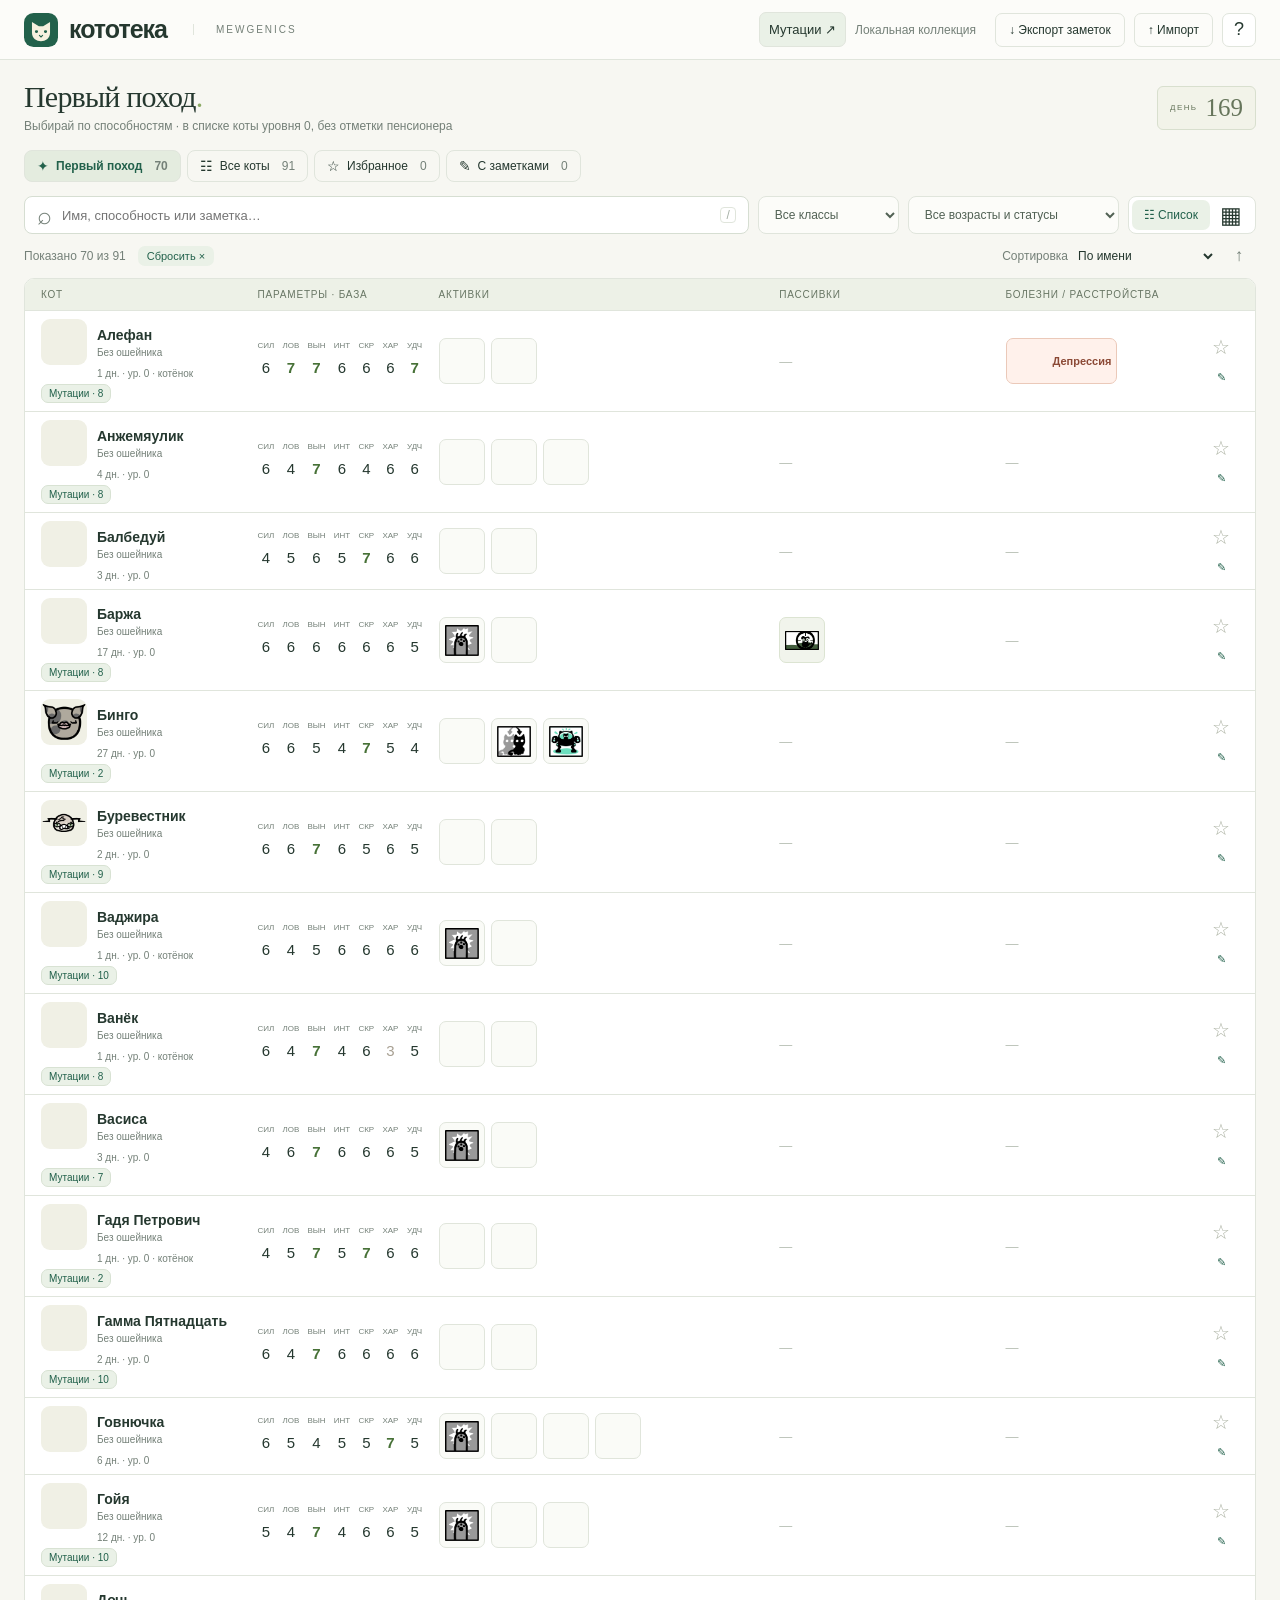
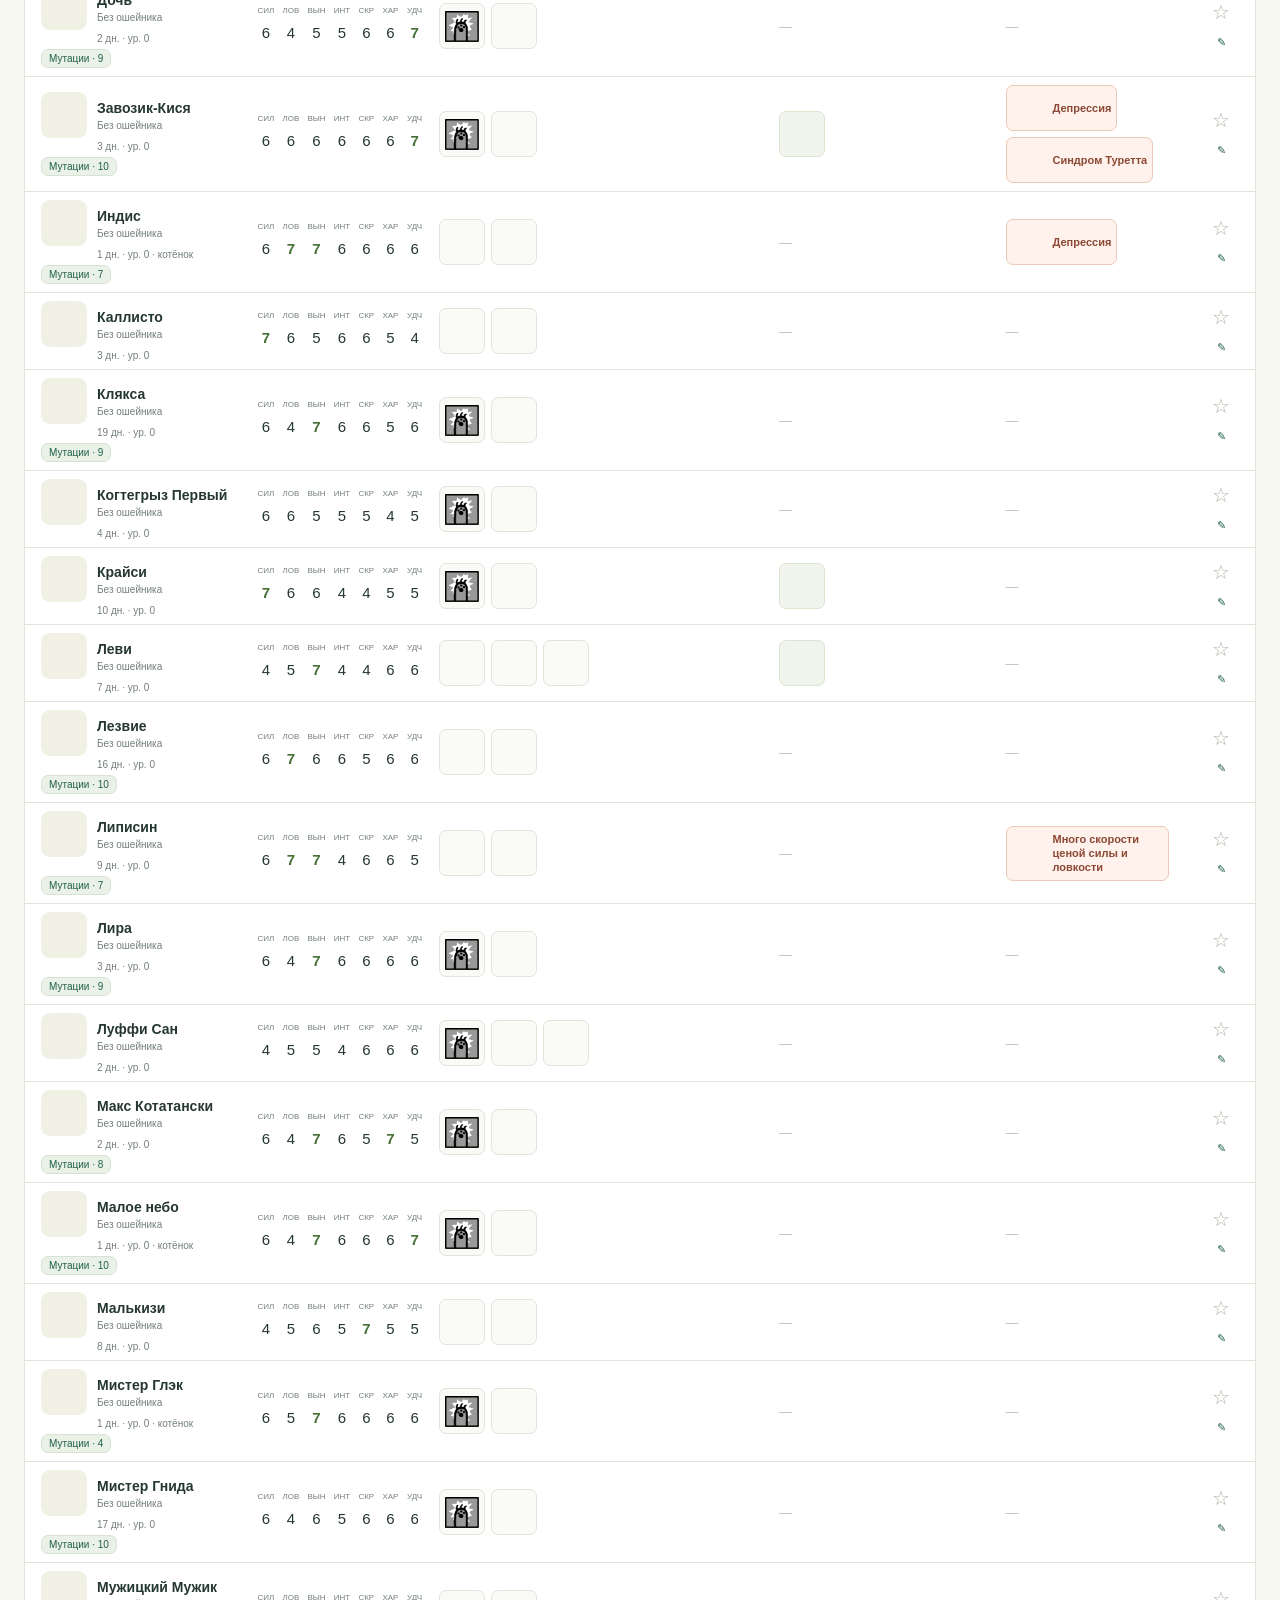
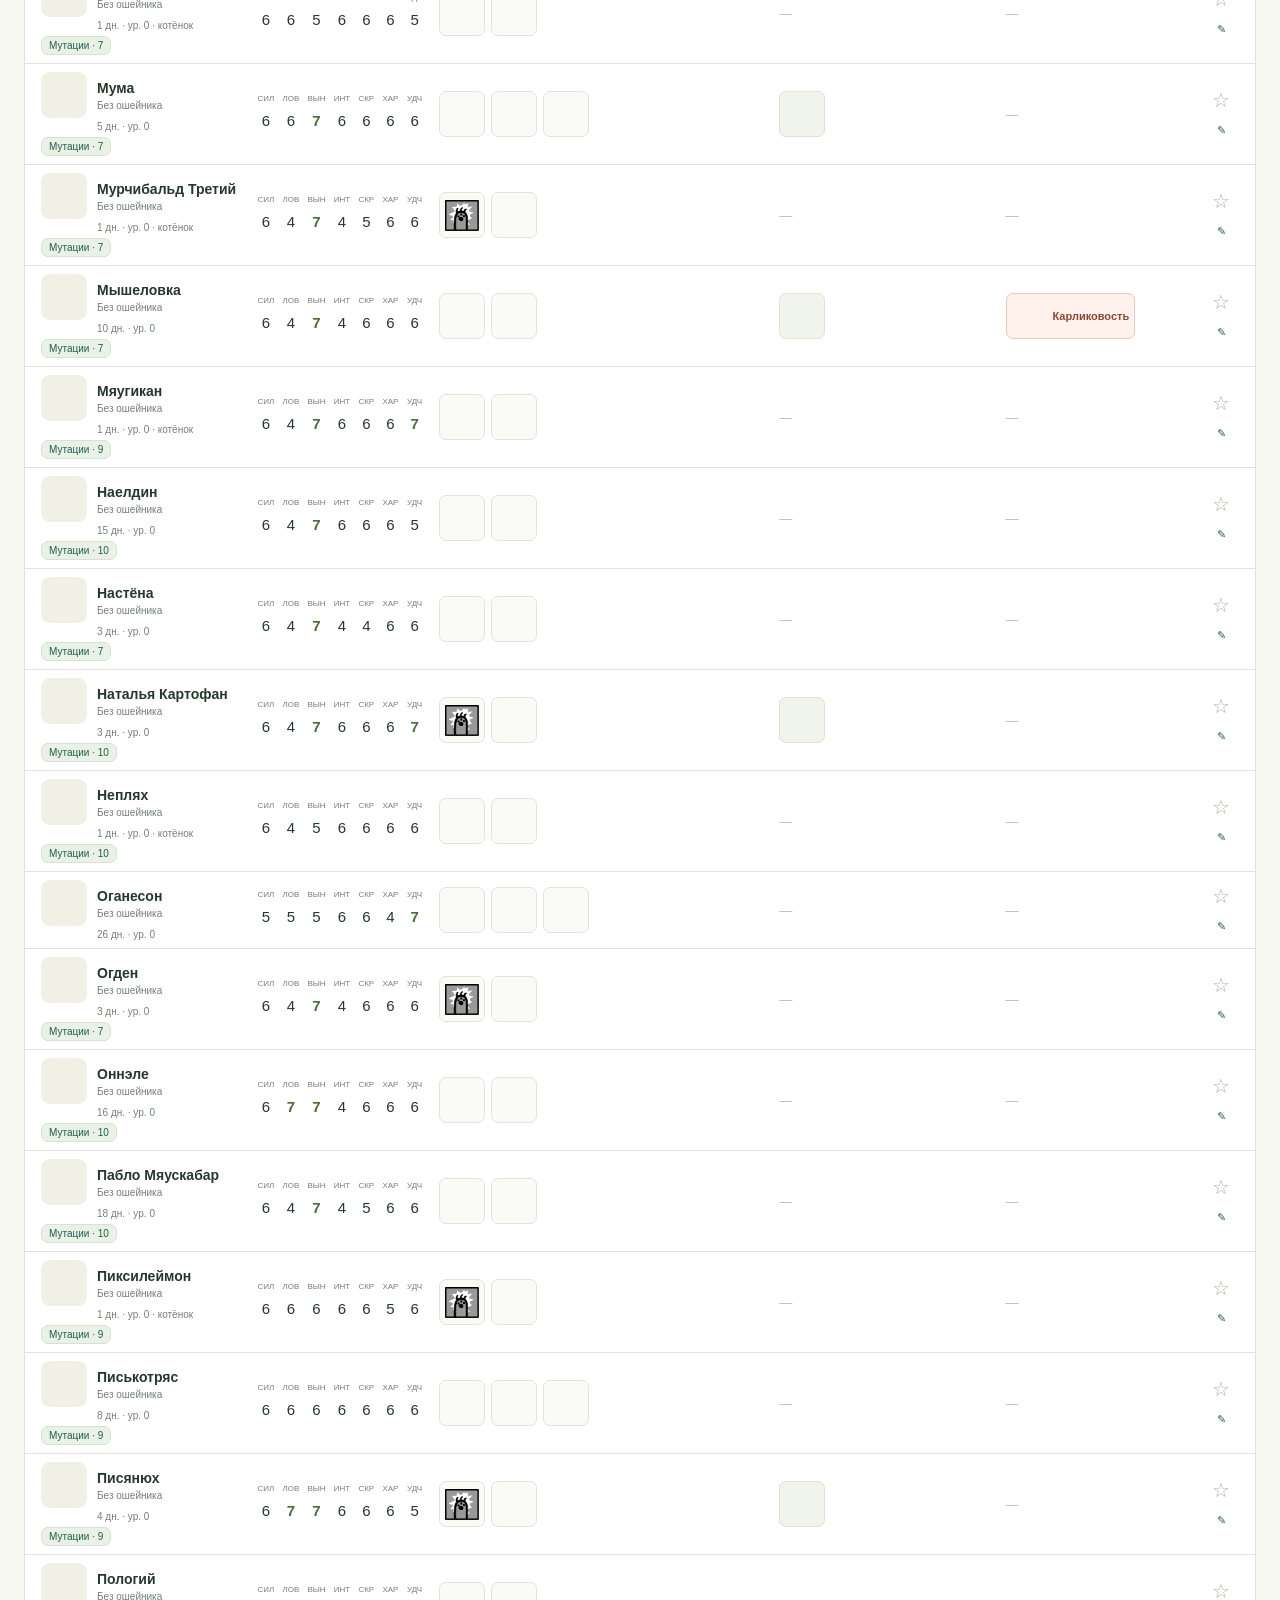
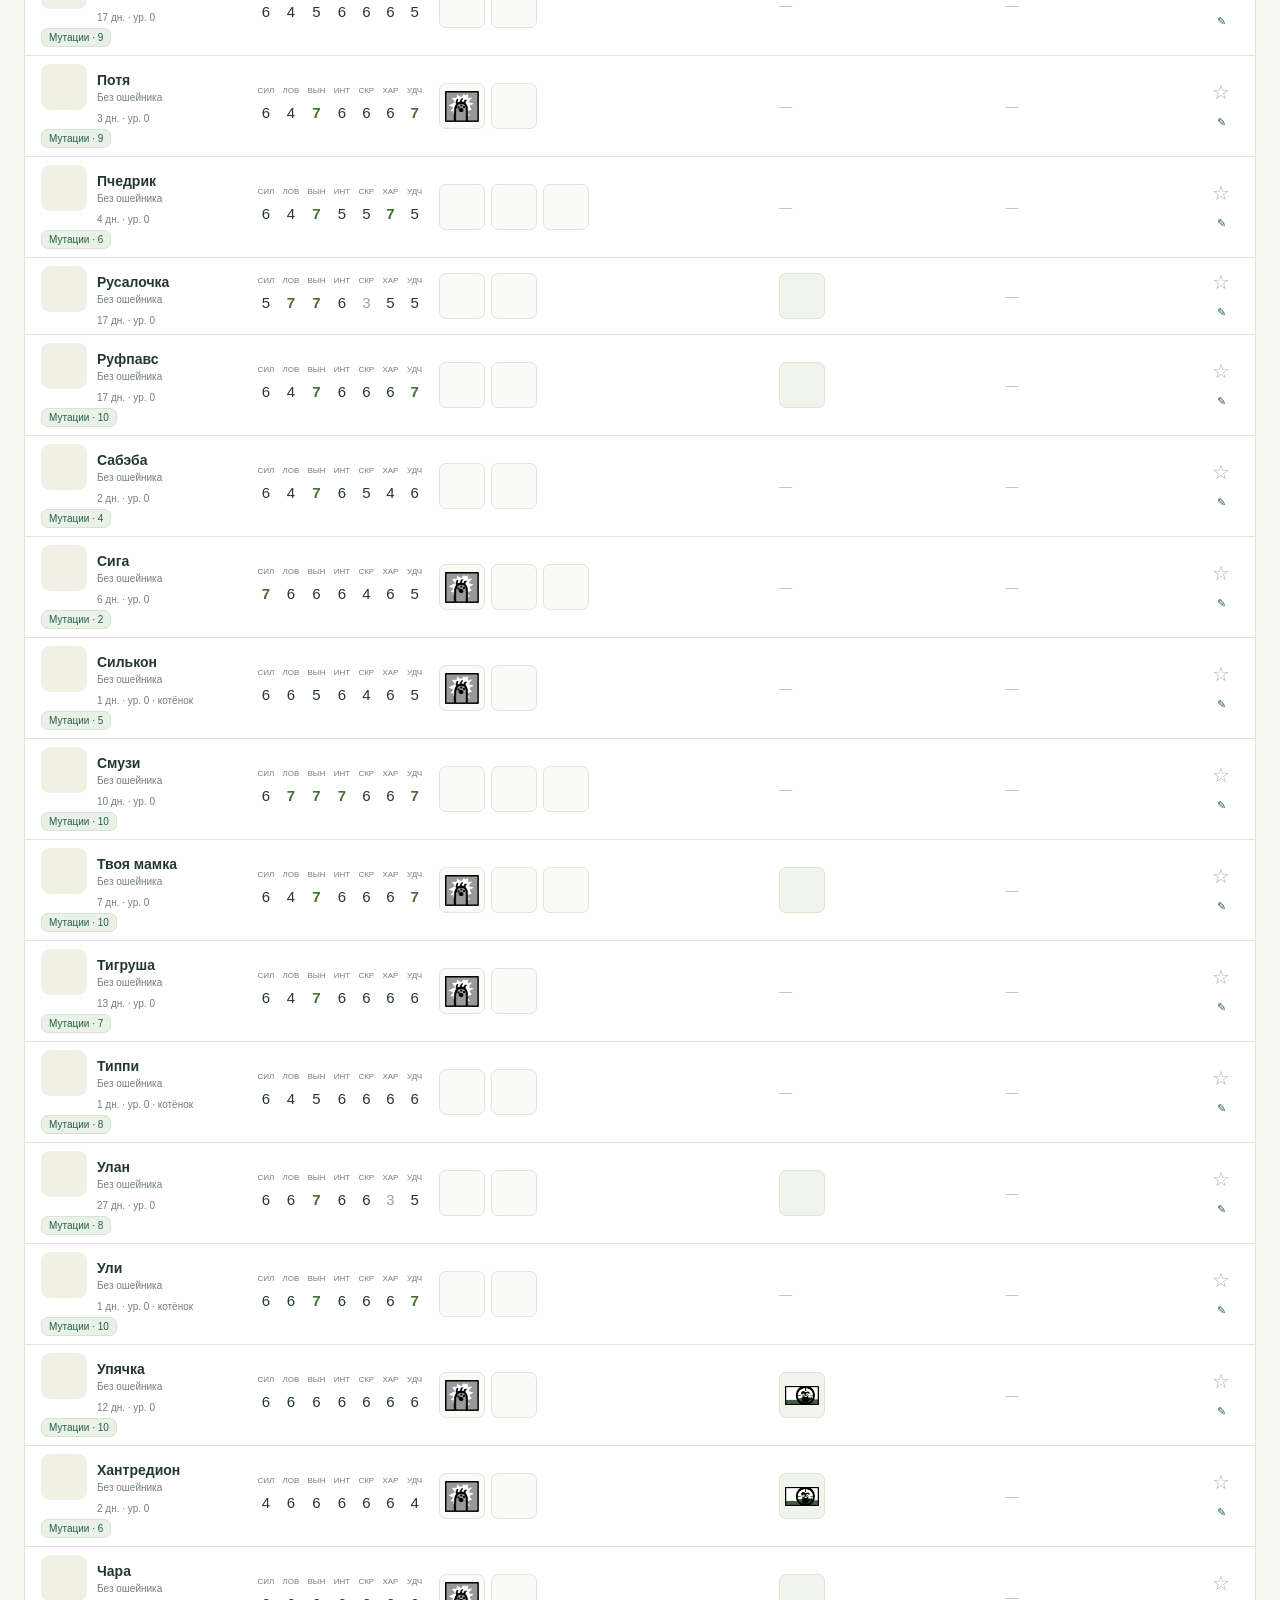
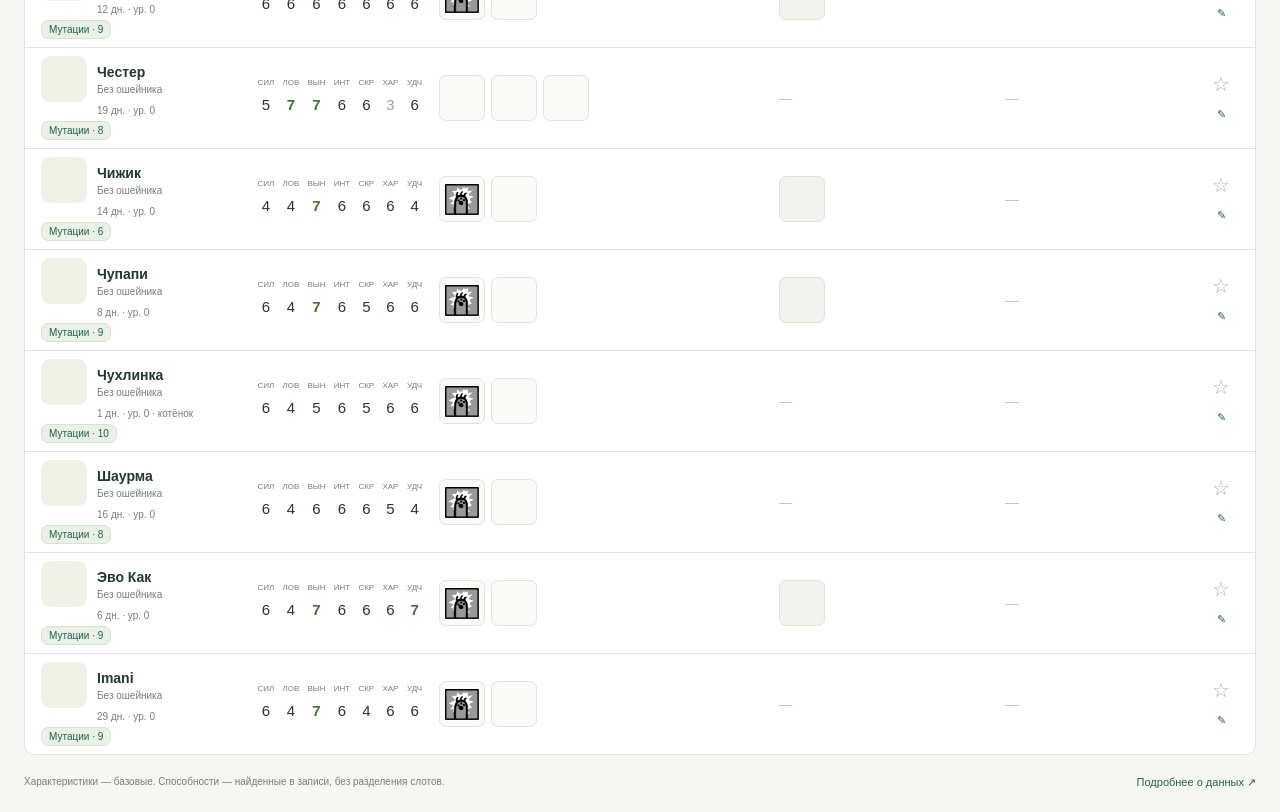
<file: index.html>
<!doctype html>
<html lang="ru">
<meta charset="utf-8"><meta name="viewport" content="width=device-width,initial-scale=1">
<meta name="theme-color" content="#22614b"><title>Кототека · день 169</title>
<link rel="icon" href="icon.svg" type="image/svg+xml"><link rel="manifest" href="manifest.webmanifest"><link rel="stylesheet" href="style.css"><link rel="stylesheet" href="mutations.css">
<body>
<header class="topbar"><a class="brand" href="./"><img src="icon.svg" alt="" width="34" height="34">кототека<span>MEWGENICS</span></a><div class="top-actions"><a class="atlas-nav" href="mutations.html">Мутации ↗</a><span id="offline-status" class="quiet">Локальная коллекция</span><button id="backup" class="subtle">↓ Экспорт заметок</button><button id="restore" class="subtle">↑ Импорт</button><input id="import-file" type="file" accept="application/json,.json" hidden><button id="about" class="icon-button" aria-label="О данных">?</button></div></header>
<div class="layout"><main><div class="heading"><div><p class="eyebrow">ТВОЙ ДОМ В MEWGENICS</p><h1 id="page-title">Все коты<span class="title-dot">.</span></h1><p class="intro" id="intro"></p></div><div class="day-stamp"><span>ДЕНЬ</span><strong id="day">169</strong></div></div>
<nav id="collections" class="collection-tabs" aria-label="Коллекции"></nav>
<div class="toolbar"><div class="search-wrap"><span aria-hidden="true">⌕</span><input type="search" id="search" placeholder="Имя, способность или заметка…" aria-label="Поиск котов"><kbd>/</kbd></div><select id="class-filter" aria-label="Класс"><option value="">Все классы</option></select><select id="status-filter" aria-label="Статус"><option value="">Все возрасты и статусы</option><option value="ready">Не пенсионеры · от 2 дней</option><option value="young">Котята · до 2 дней</option><option value="retired">Пенсионеры</option></select><div class="view-switch" role="group" aria-label="Вид коллекции"><button id="abilities-view" aria-label="Способности" aria-pressed="true">☷ Список</button><button id="table-view" aria-label="Таблица" aria-pressed="false">☷</button><button id="cards-view" aria-label="Карточки" aria-pressed="false">▦</button></div></div>
<div class="resultbar"><span id="result-count" role="status"></span><div id="active-filter"></div><div class="sort-control"><label for="sort">Сортировка</label><select id="sort" aria-label="Сортировка"><option value="name">По имени</option><option value="sum">Сумма характеристик</option><option value="age">По возрасту</option><option value="level">По уровню</option><option value="mutations">По мутациям</option><option value="defects">По дефектам</option><option value="s0">Сила</option><option value="s1">Ловкость</option><option value="s2">Выносливость</option><option value="s3">Интеллект</option><option value="s4">Скорость</option><option value="s5">Харизма</option><option value="s6">Удача</option></select><button id="direction" class="icon-button" aria-label="Сменить направление сортировки">↑</button></div></div>
<section id="catalog" aria-label="Коты"></section><div id="empty" class="empty" hidden><div>⌕</div><h2>Никого не нашли</h2><p>Попробуй другое имя или убери фильтры.</p><button id="reset" class="primary">Сбросить фильтры</button></div>
<footer><span>Характеристики — базовые. Способности — найденные в записи, без разделения слотов.</span><button id="details-link" class="text-button">Подробнее о данных ↗</button></footer></main></div>
<dialog id="cat-dialog" class="cat-dialog" aria-labelledby="cat-title"><div id="cat-content"></div></dialog>
<dialog id="about-dialog" aria-labelledby="about-title"><button class="close icon-button" data-close aria-label="Закрыть">×</button><p class="eyebrow">О СНИМКЕ</p><h2 id="about-title">Что здесь показано</h2><div id="source-info"></div></dialog>
<div id="ability-preview" class="ability-preview" popover="manual" role="tooltip"></div>
<dialog id="ability-dialog" class="ability-sheet" aria-labelledby="ability-title"><div class="sheet-handle" aria-hidden="true"></div><button class="close icon-button" data-close aria-label="Закрыть описание" autofocus>×</button><div id="ability-content"></div></dialog>
<div id="toast" role="status" hidden></div>
<script src="data.js"></script><script src="core.js"></script><script src="app.js"></script>
</body></html>
</file>
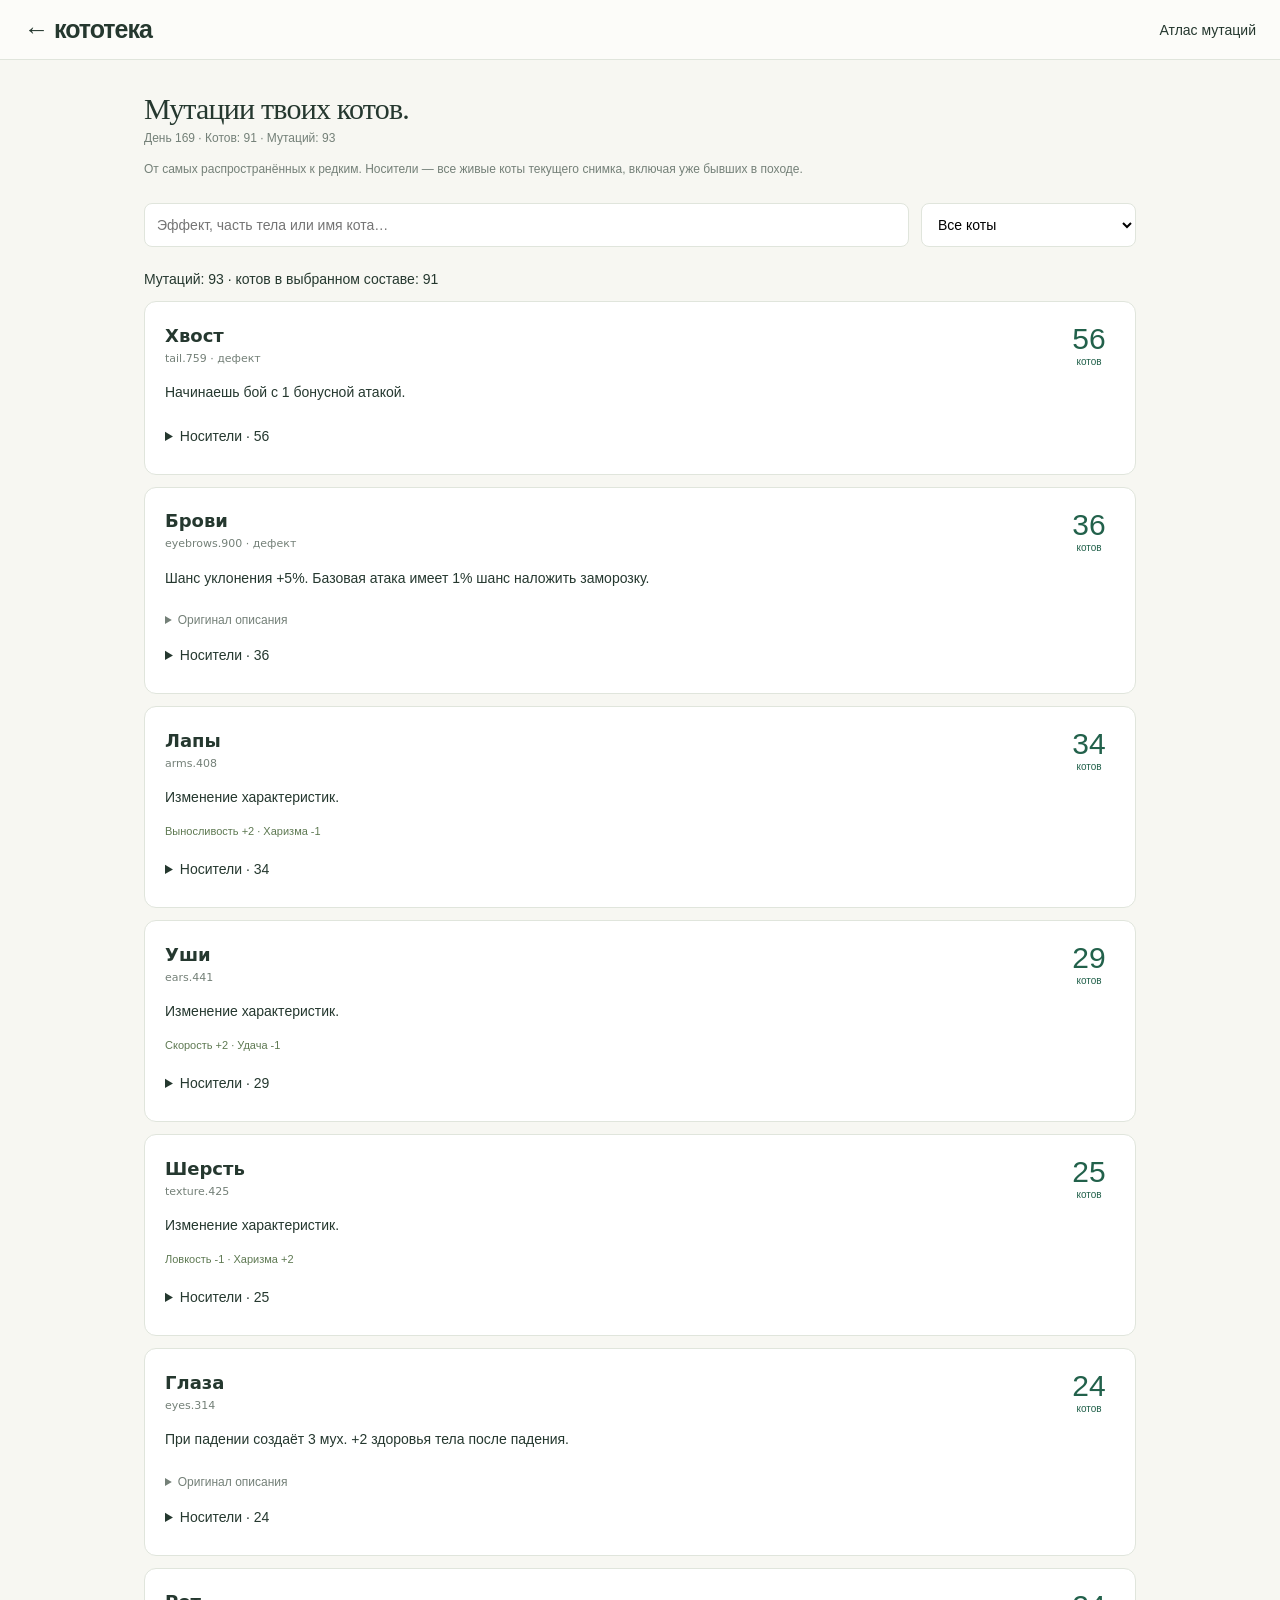
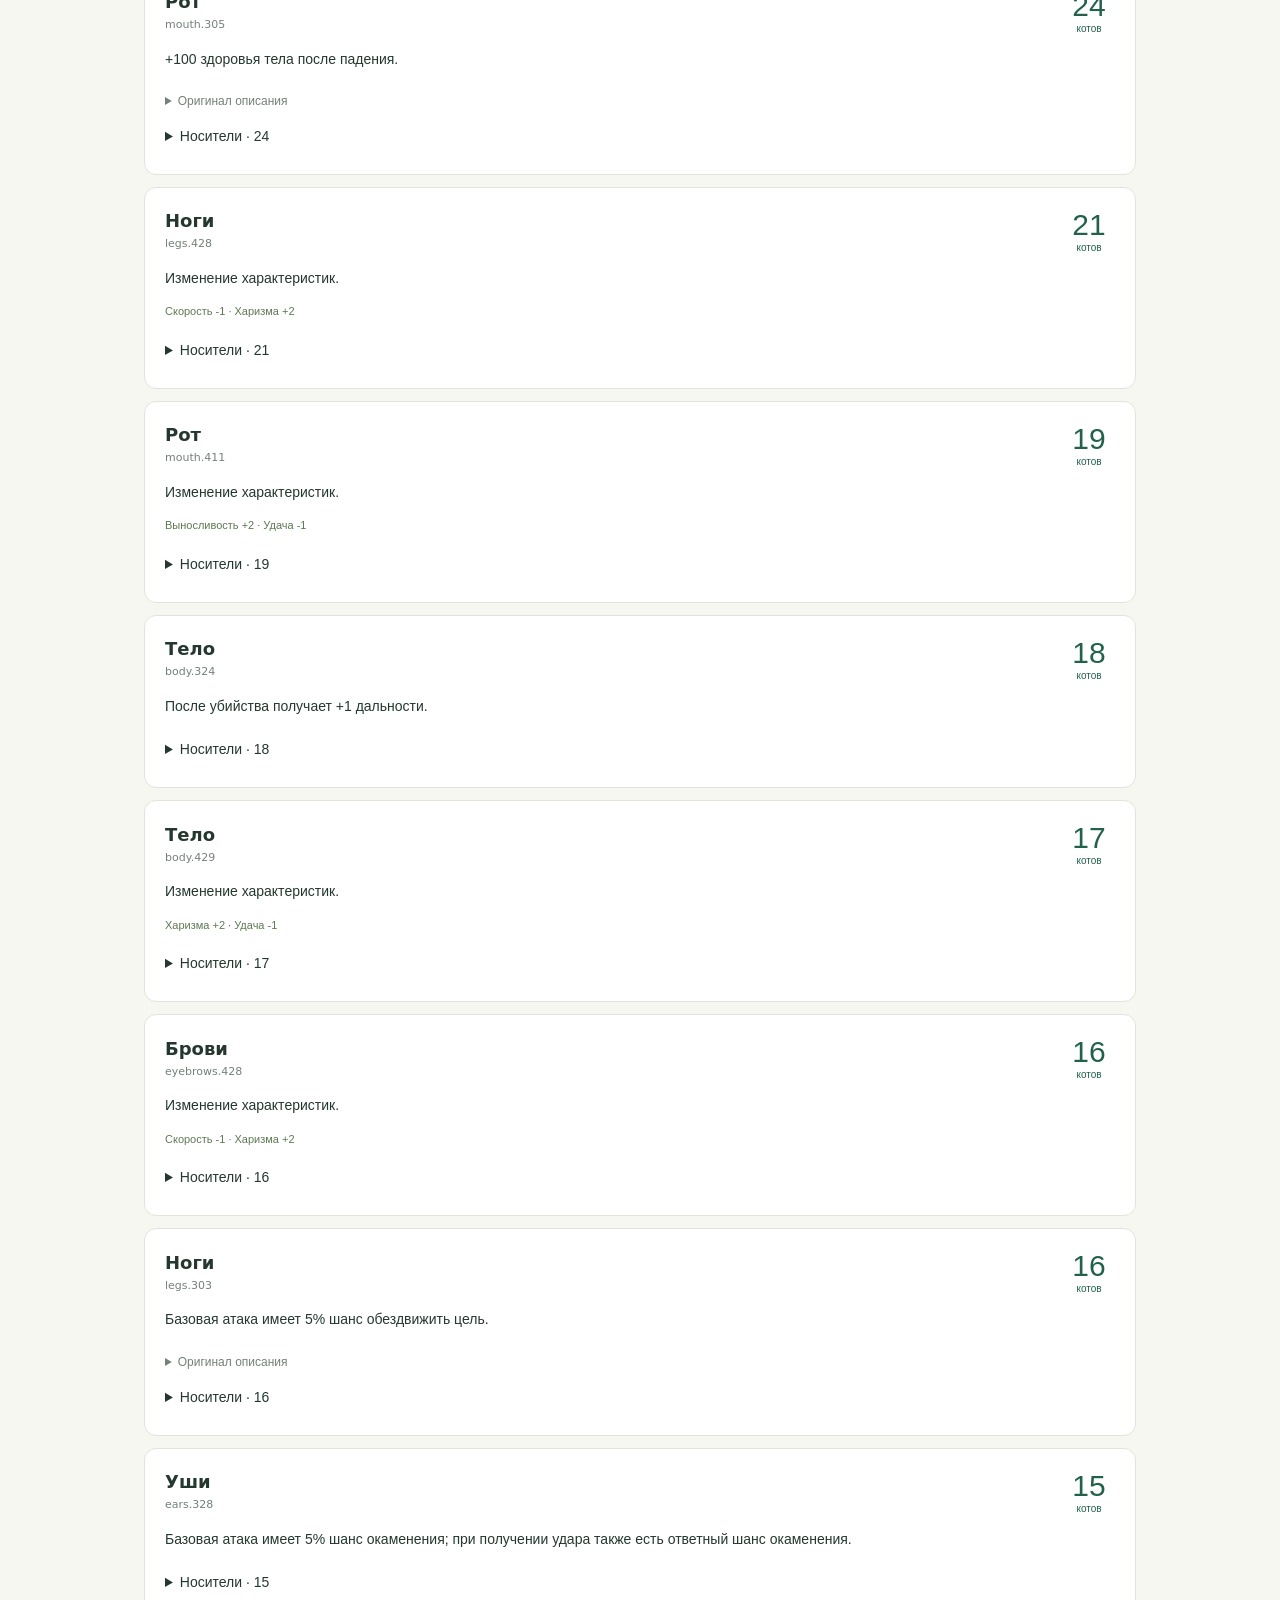
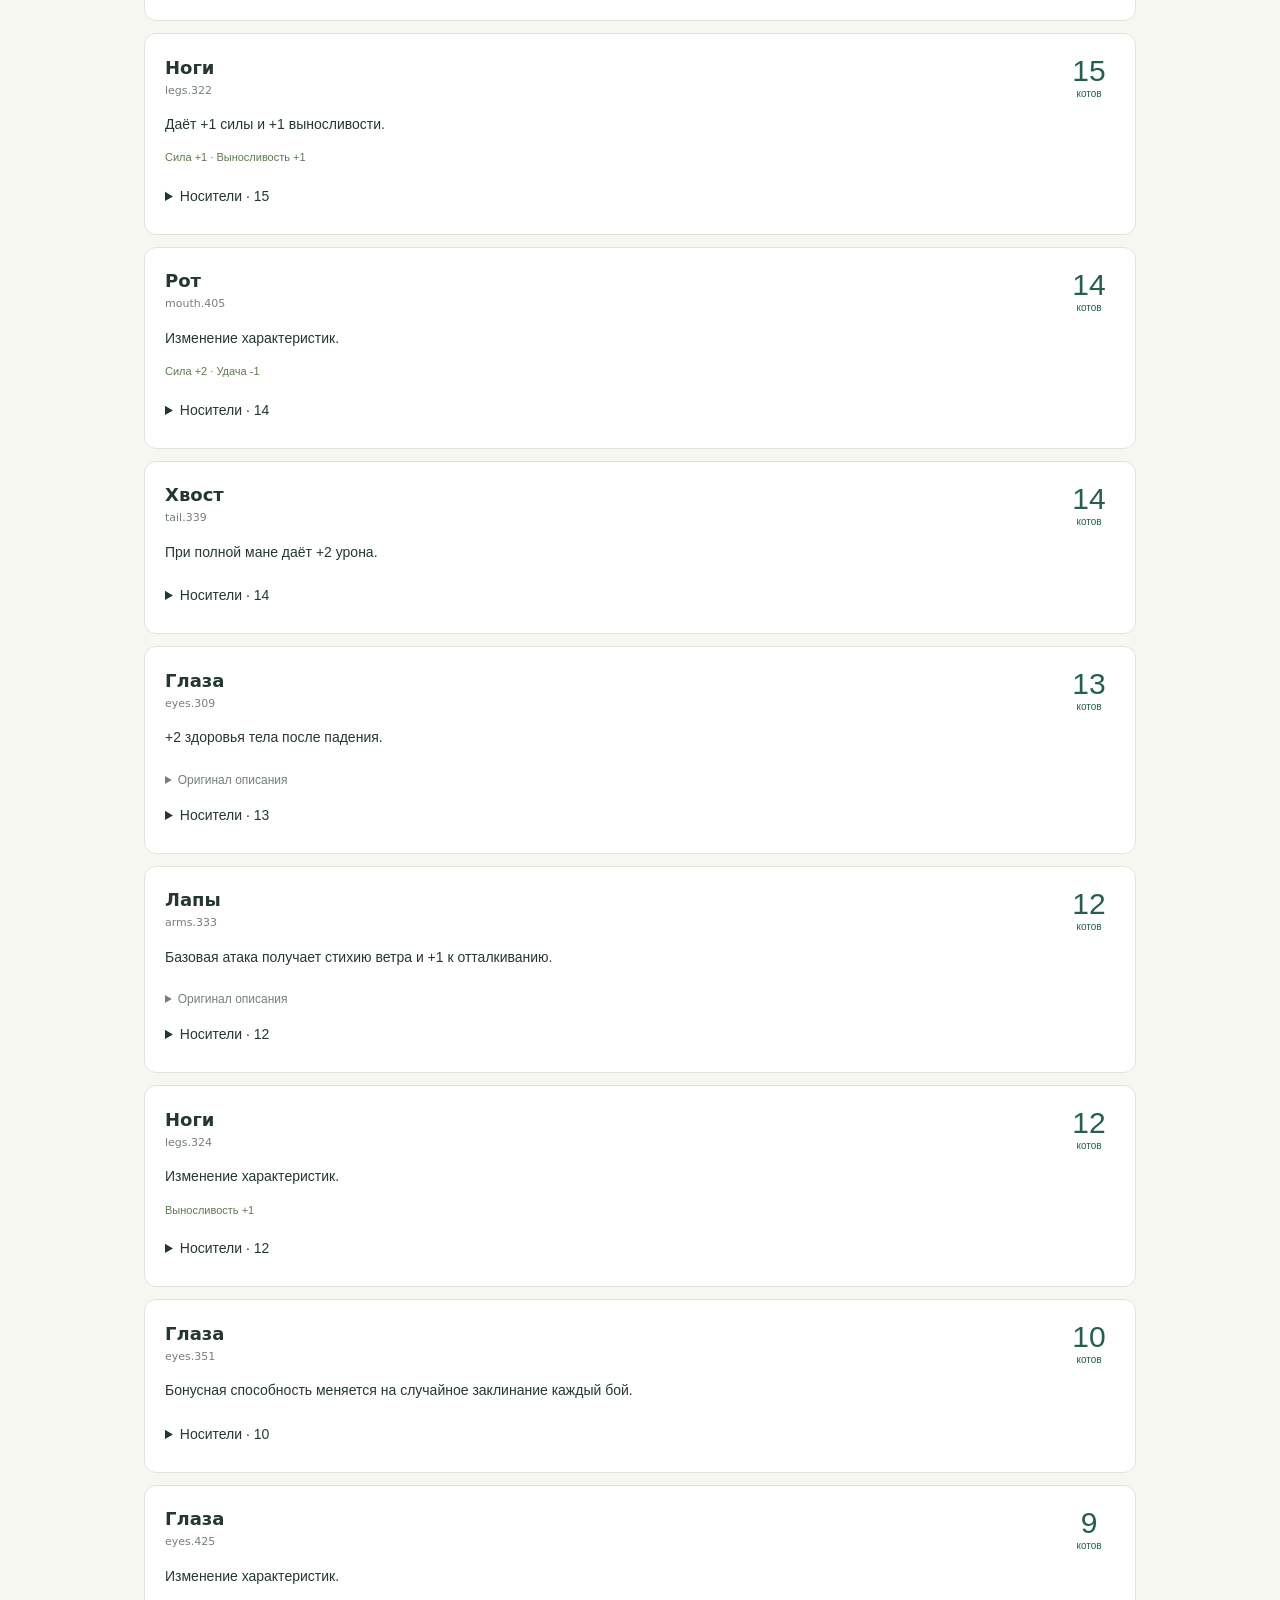
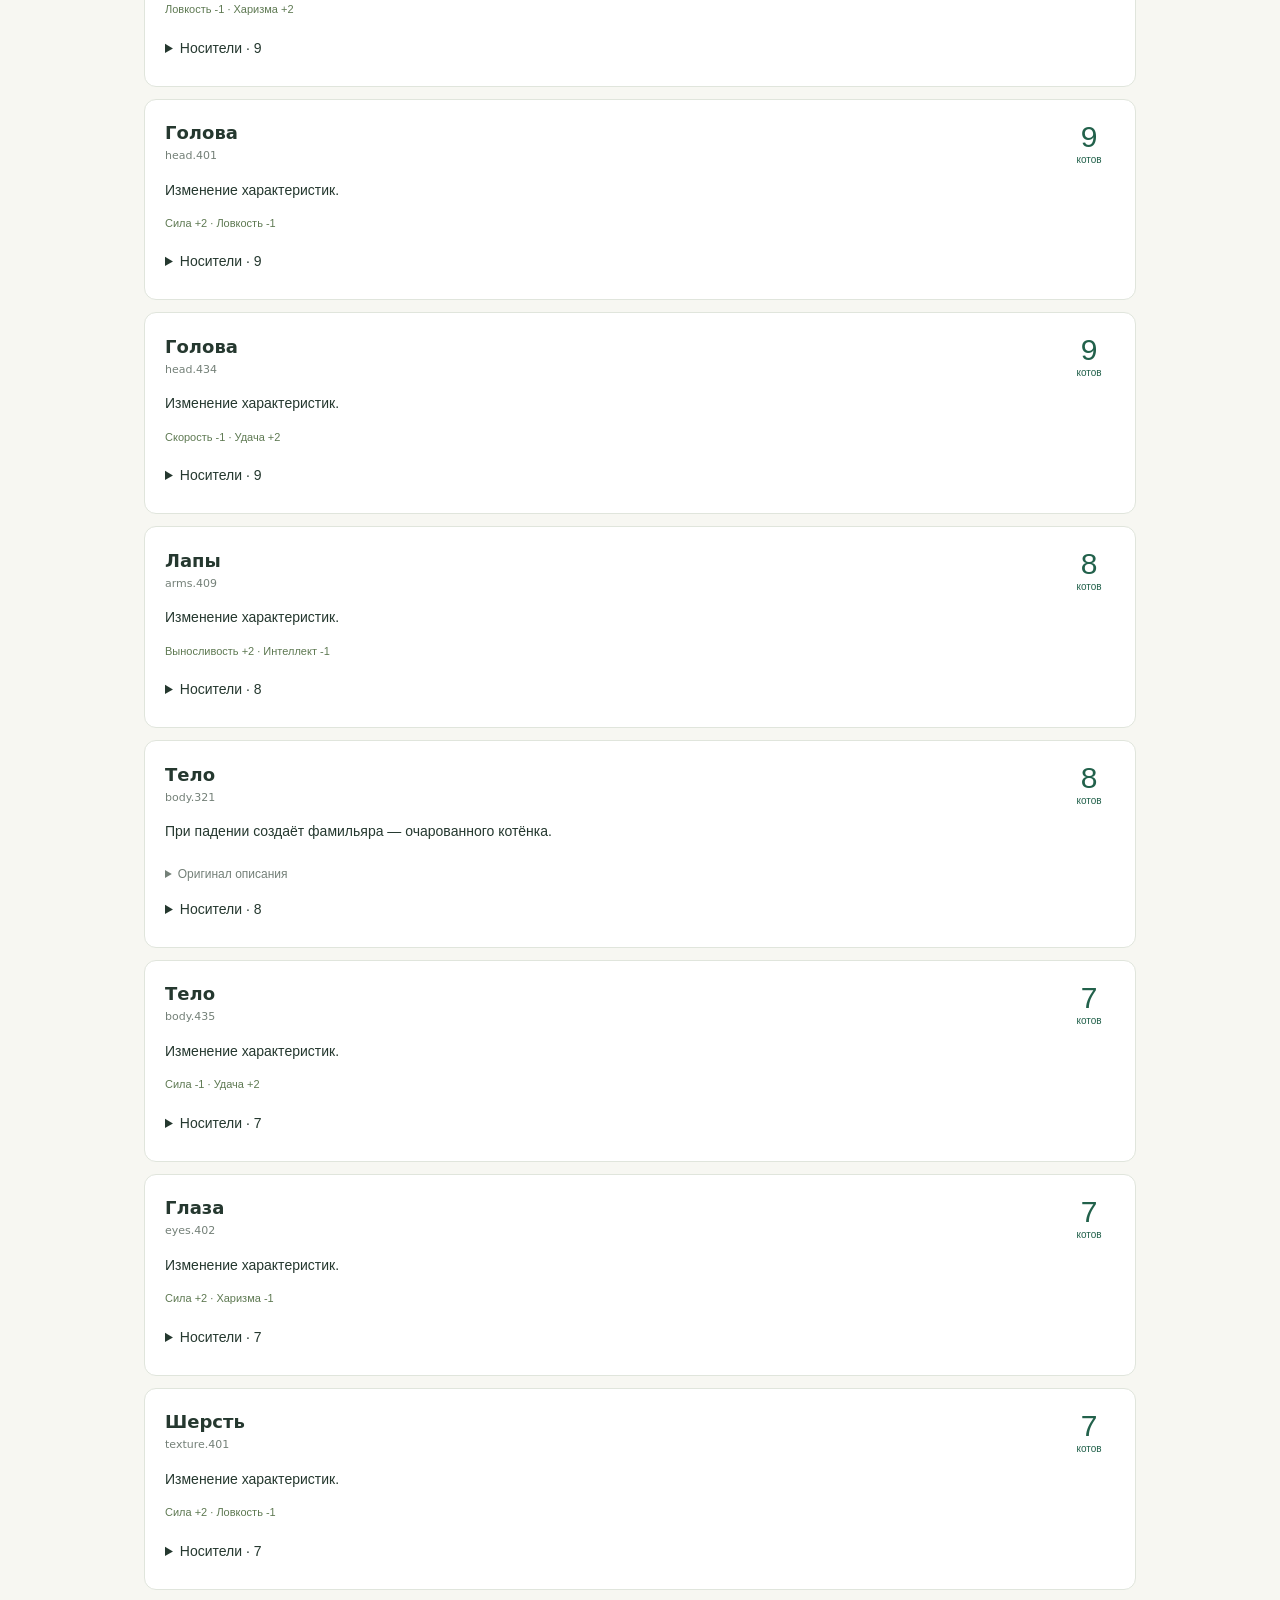
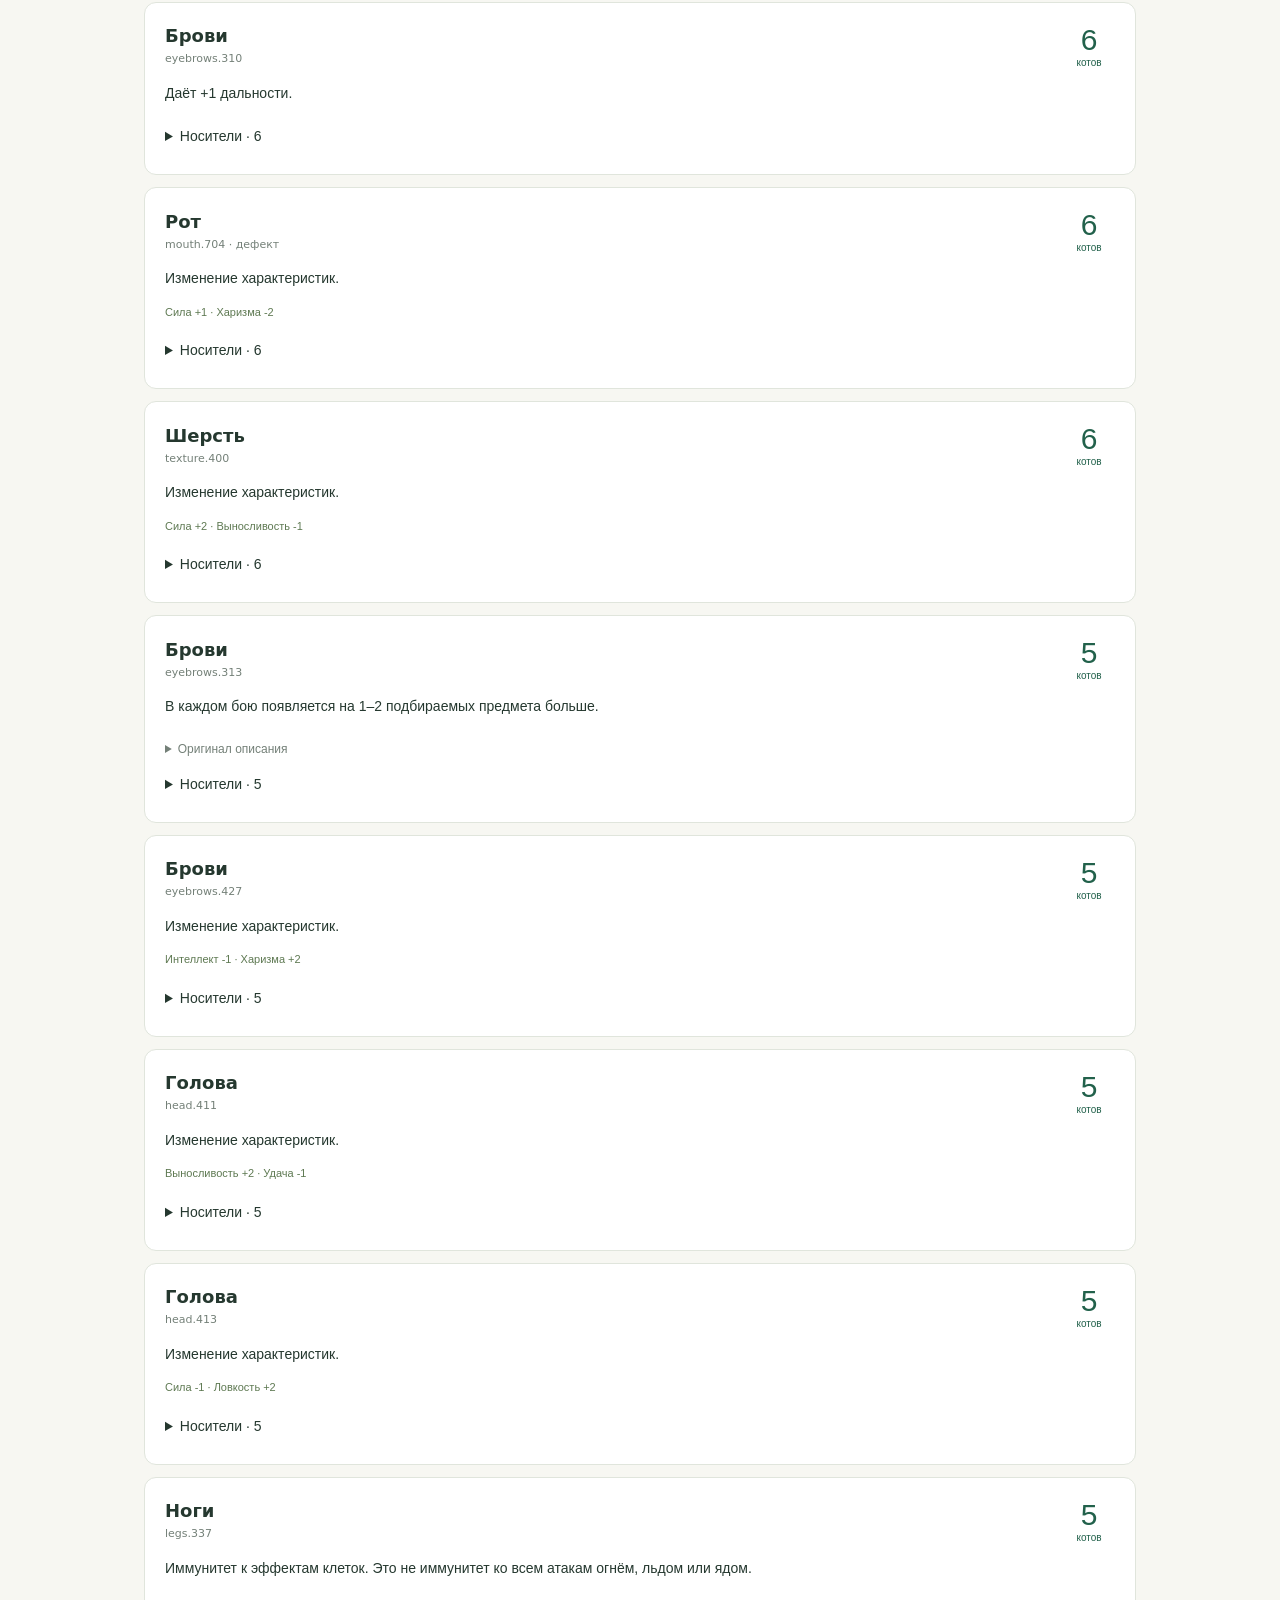
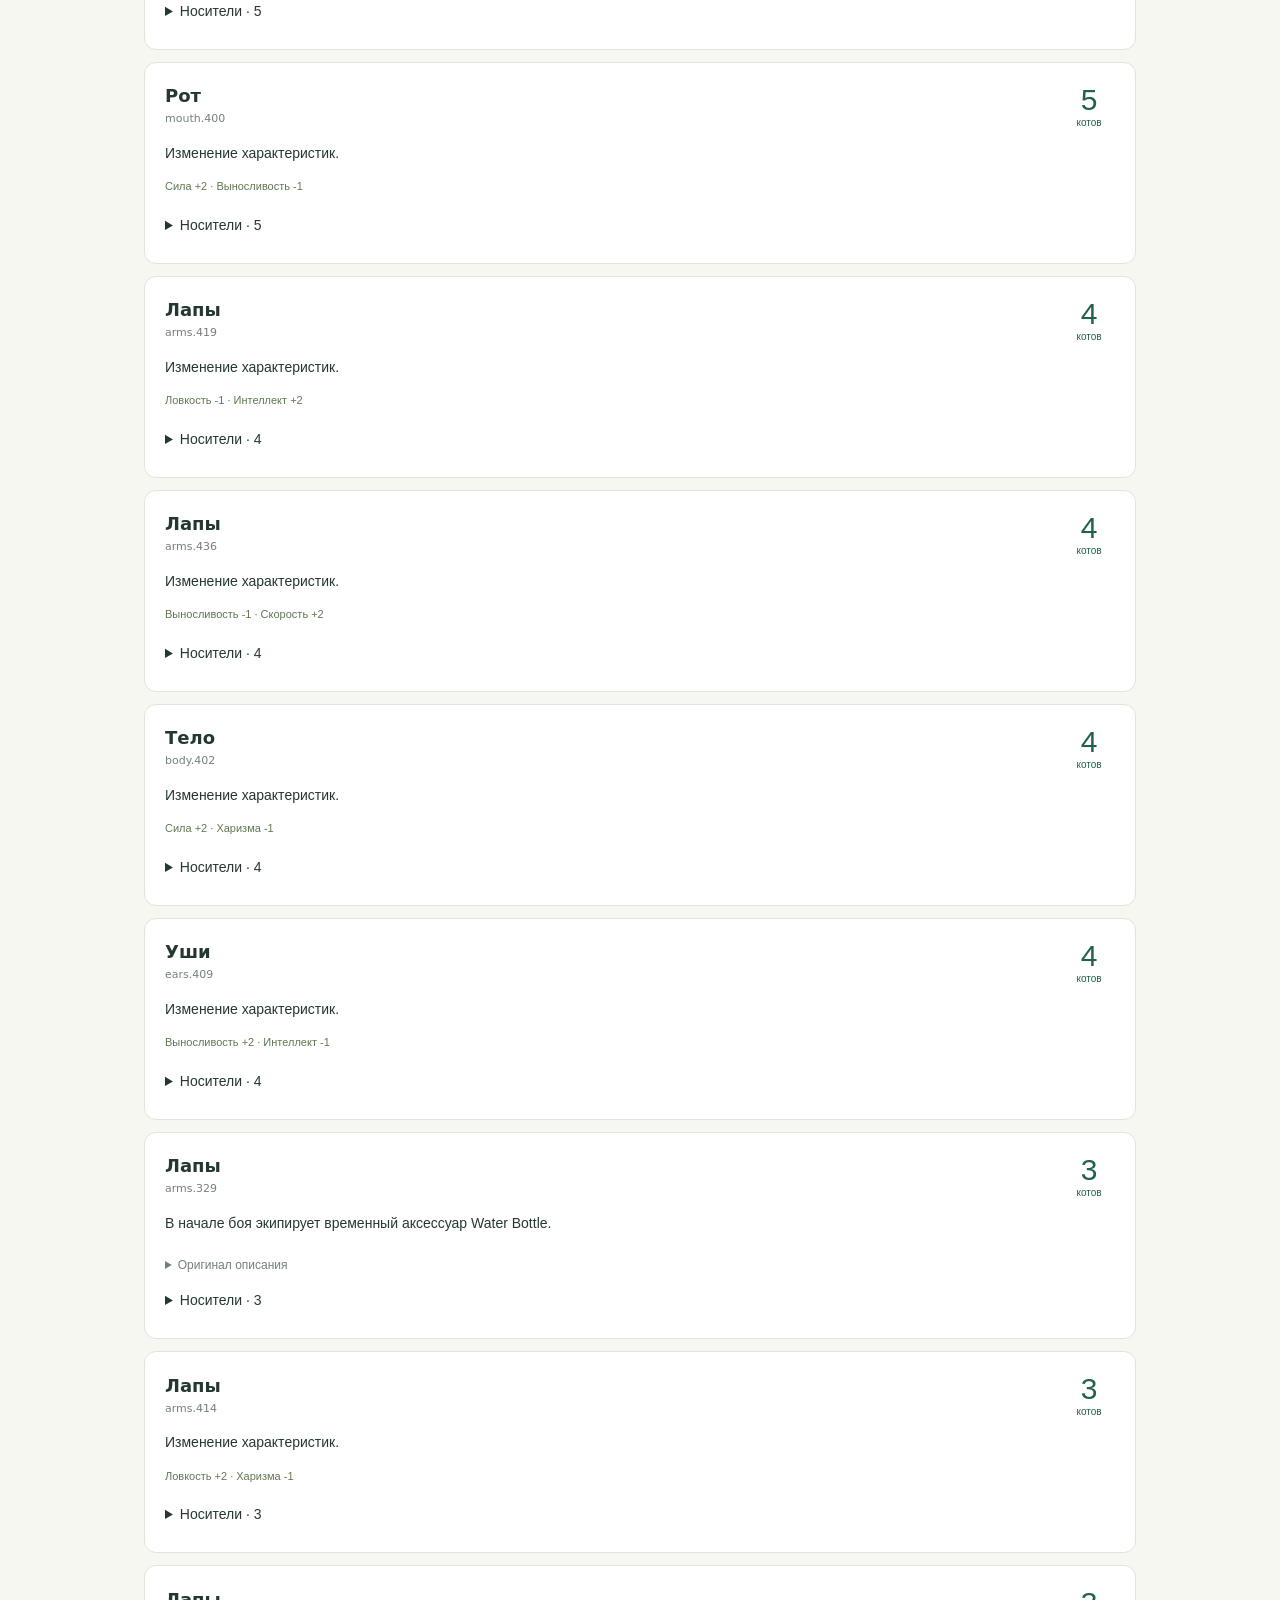
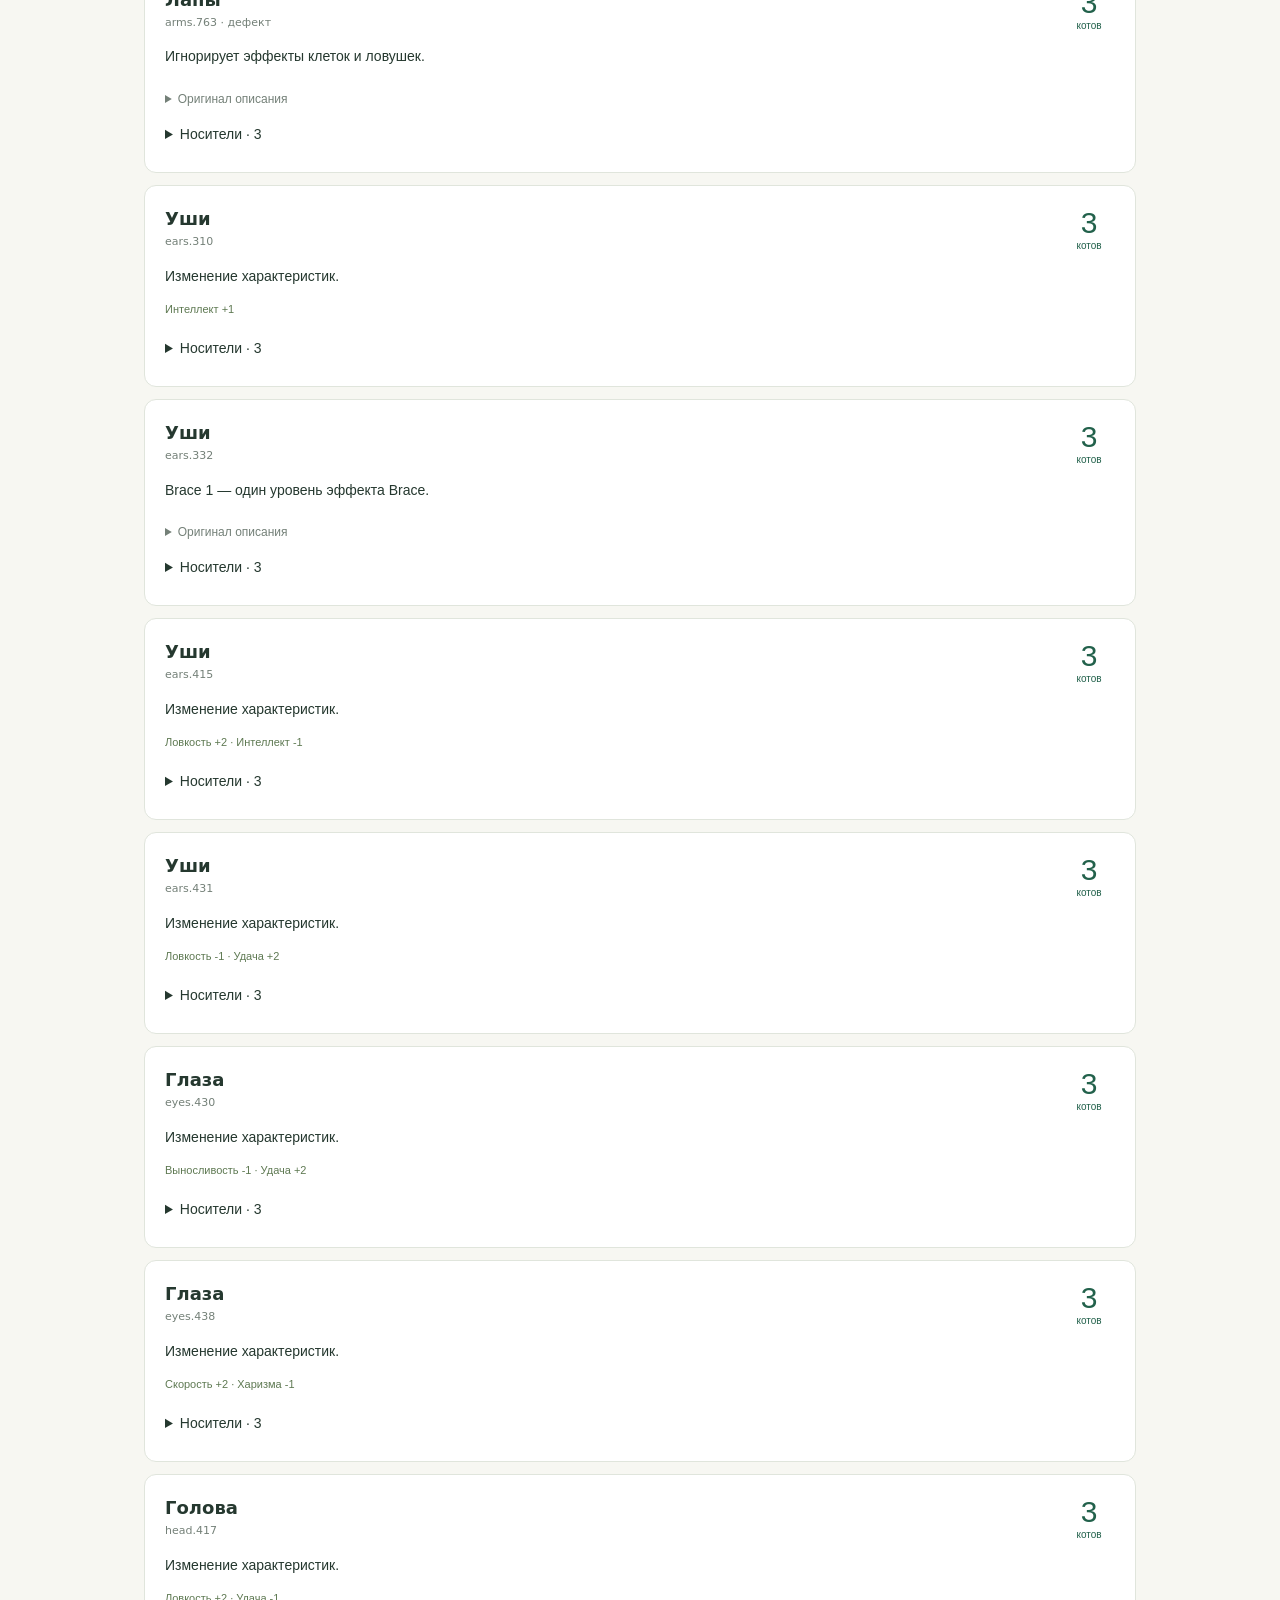
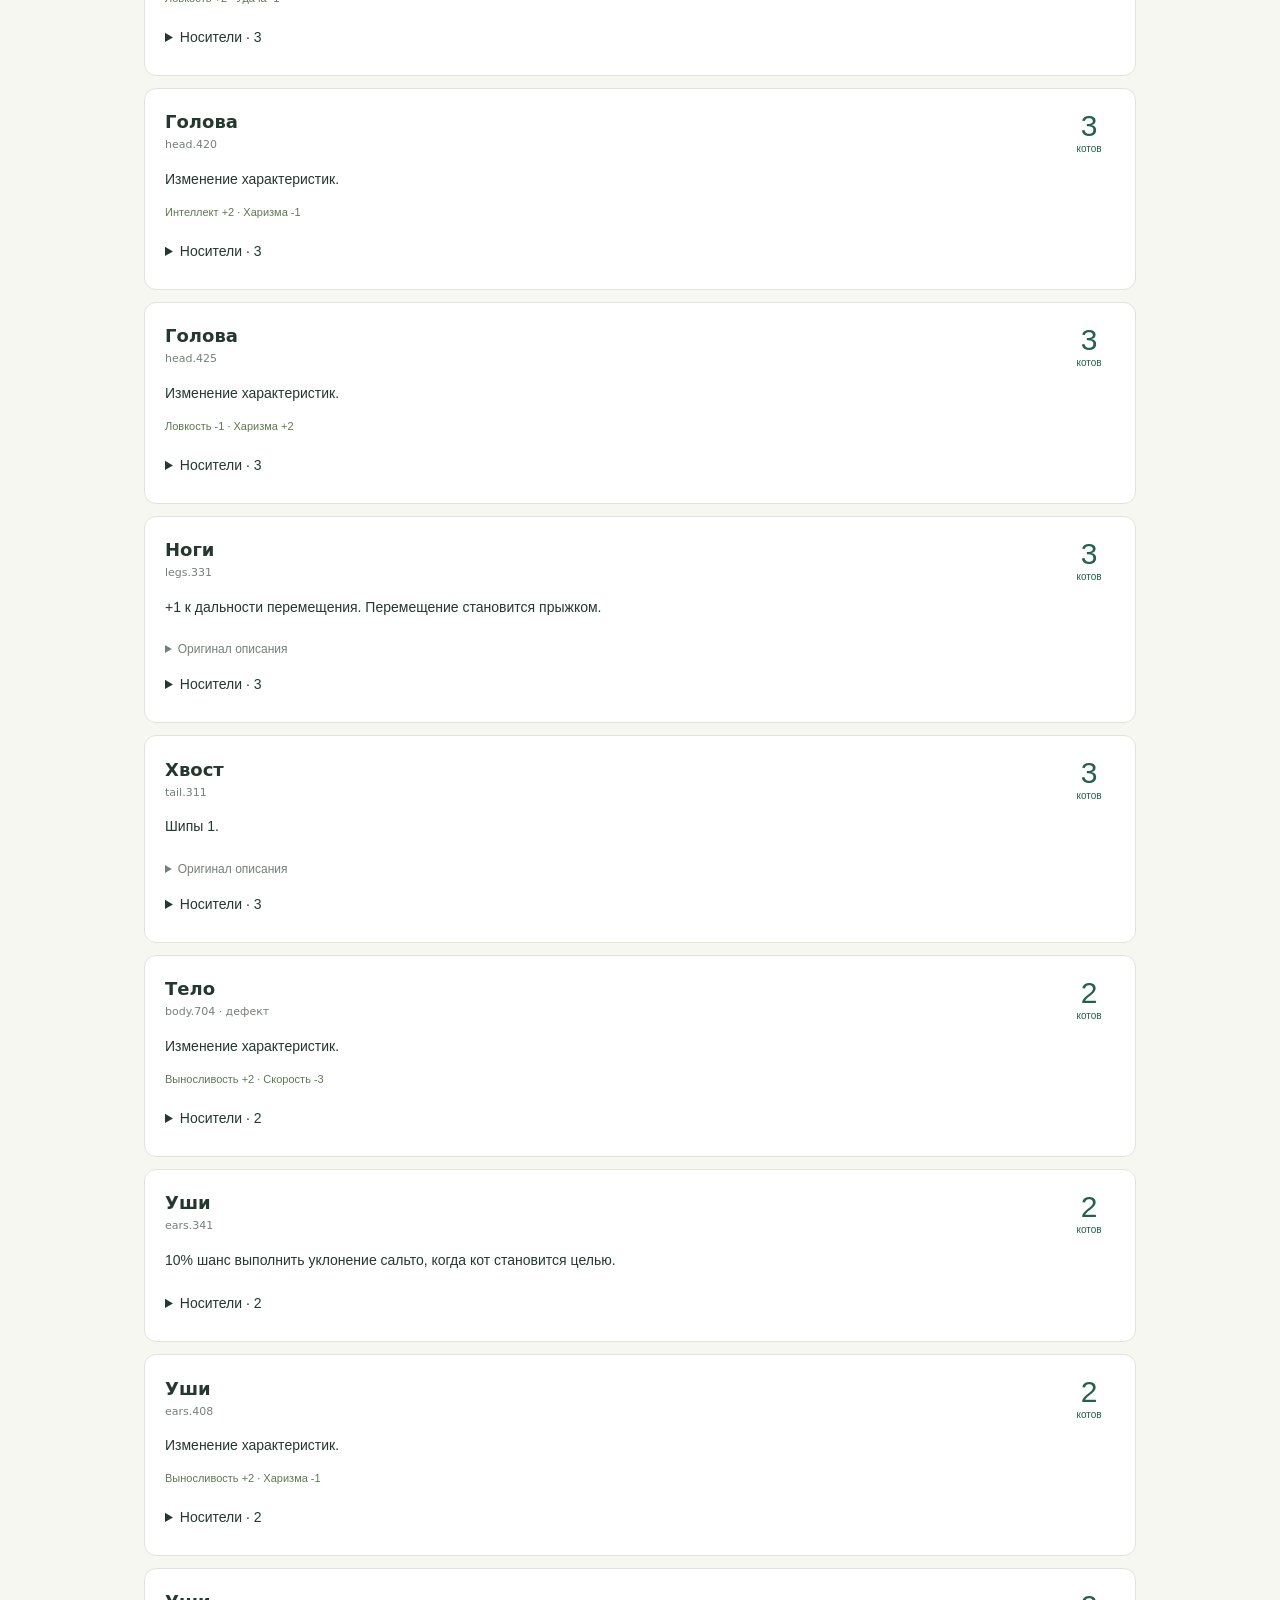
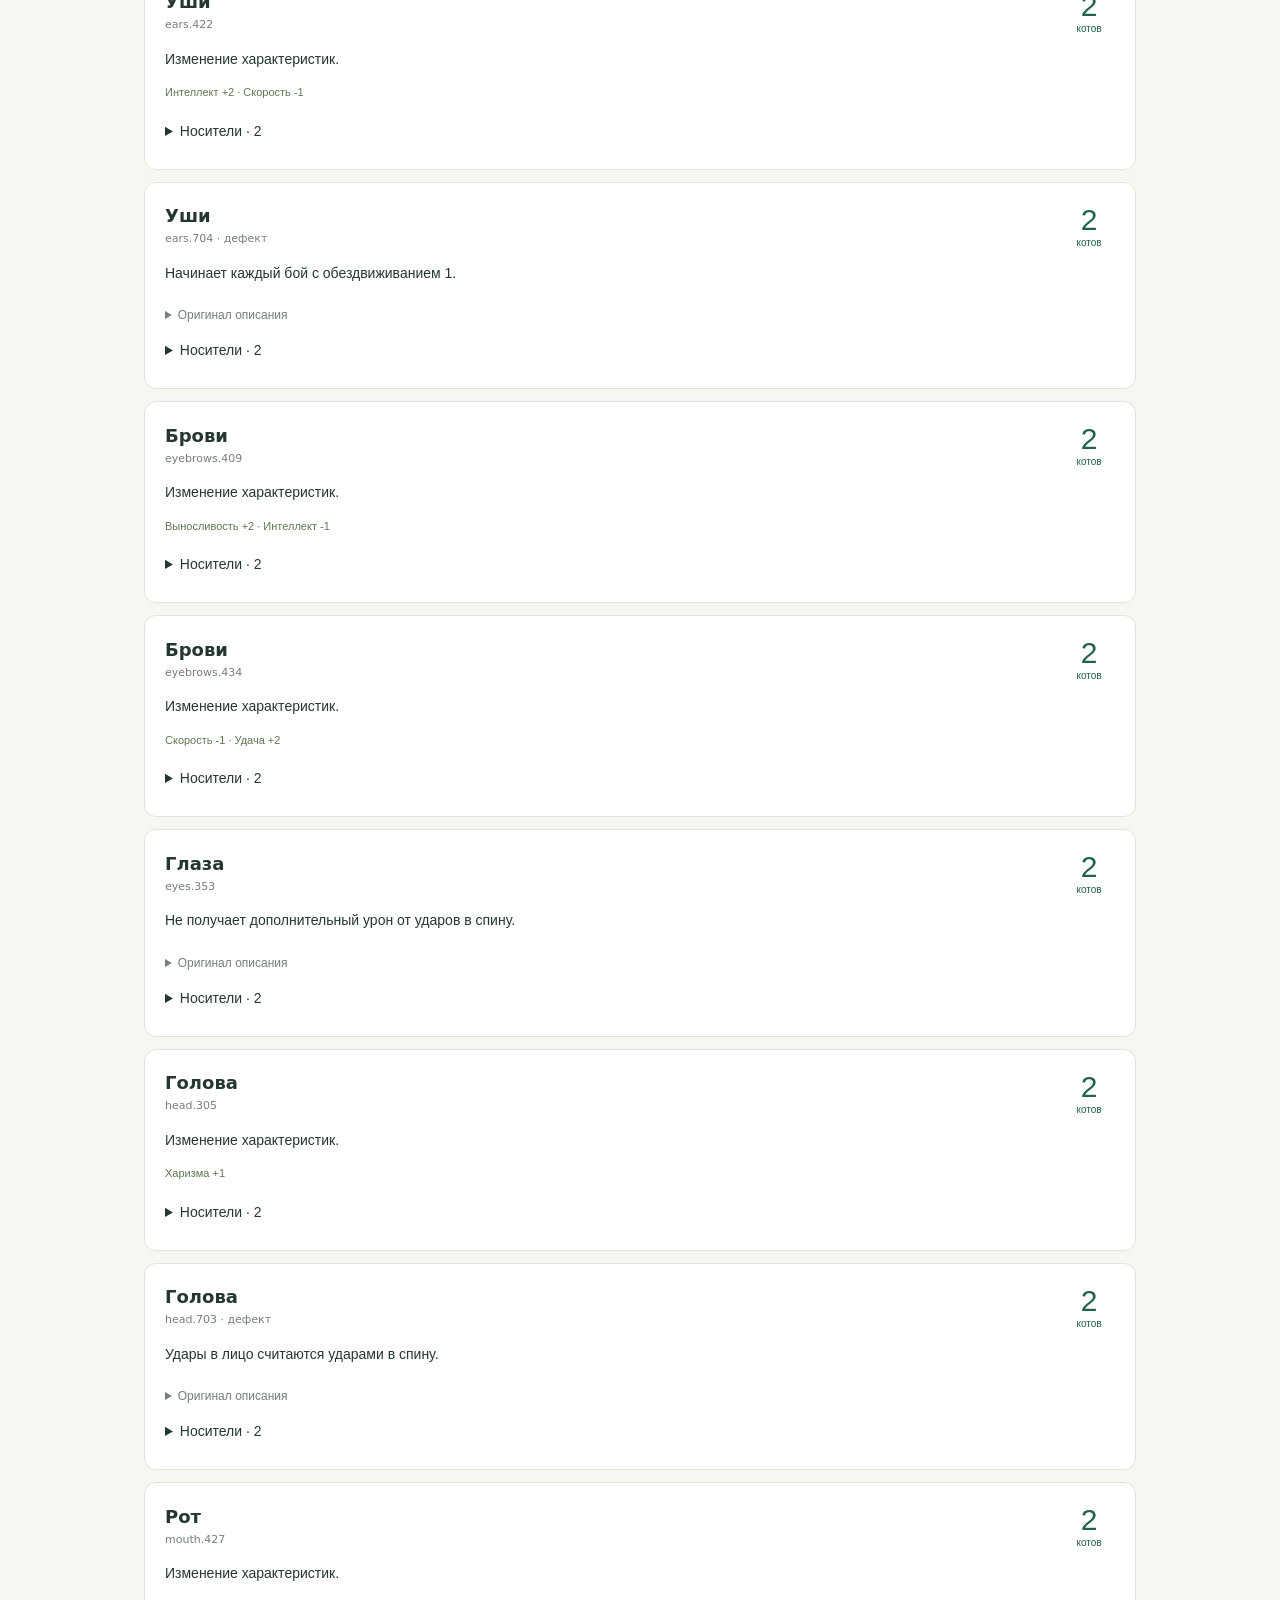
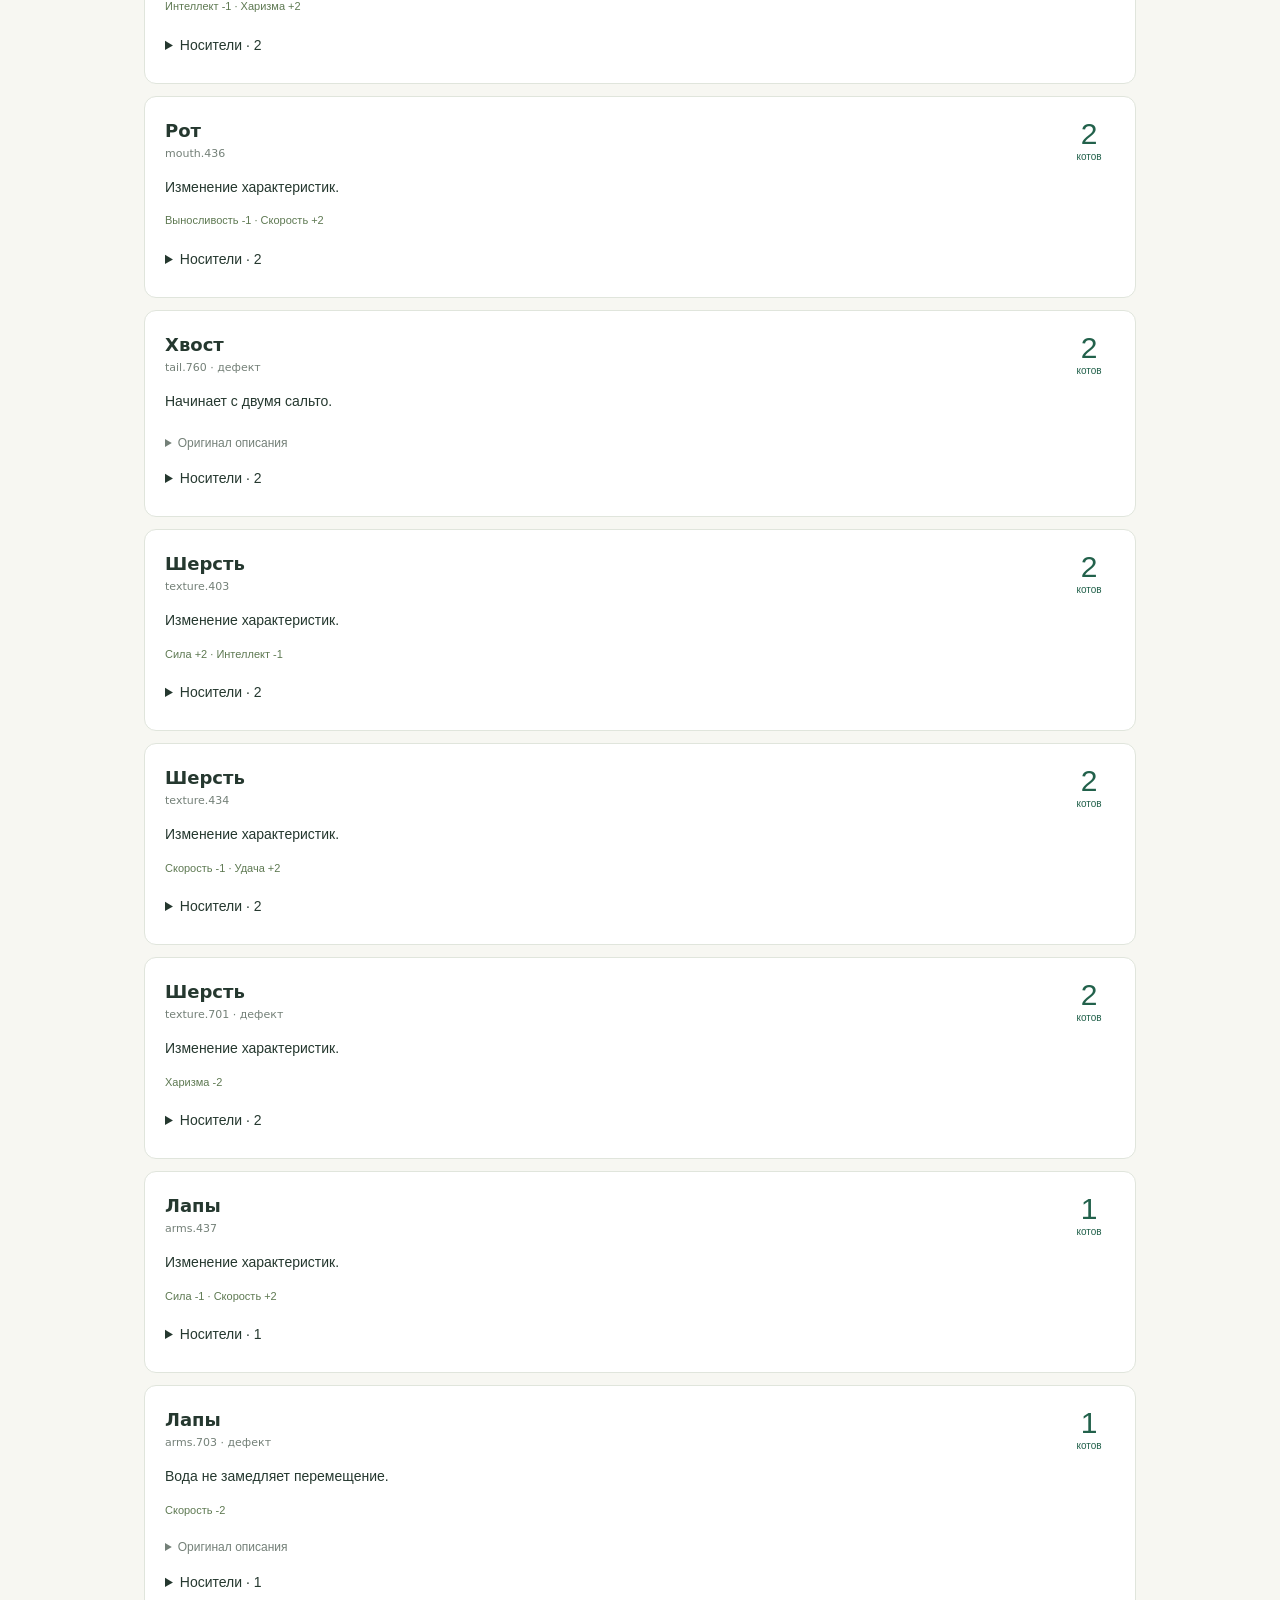
<file: mutations.html>
<!doctype html><html lang="ru"><meta charset="utf-8"><meta name="viewport" content="width=device-width,initial-scale=1"><title>Мутации · Кототека</title><link rel="icon" href="icon.svg"><link rel="stylesheet" href="style.css"><link rel="stylesheet" href="mutations.css"><body><header class="topbar"><a class="brand" href="./">← кототека</a><span>Атлас мутаций</span></header><main class="mutation-atlas"><h1>Мутации твоих котов.</h1><p id="atlas-summary" class="intro"></p><p class="intro">От самых распространённых к редким. Носители — все живые коты текущего снимка, включая уже бывших в походе.</p><div class="atlas-controls"><input id="mutation-search" type="search" aria-label="Поиск мутаций" placeholder="Эффект, часть тела или имя кота…"><select id="mutation-scope" aria-label="Состав котов"><option value="all">Все коты</option><option value="first">Первый поход · уровень 0</option></select></div><p id="atlas-count" role="status"></p><div id="mutation-list"></div><p class="data-note">Отдельная запись — уникальный ID мутации части тела. Одинаковые эффекты на разных частях не объединяются. Число носителей считает каждого кота один раз. Пометка «дефект» взята из распознанного типа детали и не означает, что эффект обязательно вредный. Описания — из ресурсов игры и рабочие переводы; при отсутствии текста показаны известные изменения характеристик.</p></main><script src="data.js"></script><script src="core.js"></script><script src="mutations.js"></script></body></html>
</file>
<file: style.css>
:root{--paper:#f7f7f2;--white:#fff;--ink:#25382f;--muted:#748078;--line:#e0e5dc;--green:#22614b;--tint:#eaf1e7;--gold:#a36c16;--serif:Georgia,'Times New Roman',serif;font-family:-apple-system,BlinkMacSystemFont,'Segoe UI',sans-serif;color:var(--ink);font-size:14px;background:var(--paper)}*{box-sizing:border-box}body{margin:0}button,input,select,textarea{font:inherit}button,select{cursor:pointer}button{color:inherit}button:disabled{opacity:.5;cursor:default}a{color:inherit}button{border:1px solid var(--line);background:white;border-radius:7px;padding:9px 13px}button:hover{background:var(--tint)}button:focus-visible,a:focus-visible,input:focus-visible,textarea:focus-visible,select:focus-visible,summary:focus-visible{outline:3px solid #90b69e;outline-offset:3px}button[aria-pressed=true]{background:var(--tint);color:var(--green)}[hidden]{display:none!important}.topbar{height:74px;display:flex;justify-content:space-between;align-items:center;padding:0 32px;border-bottom:1px solid var(--line);background:#fcfcf9;gap:20px}.brand{display:flex;align-items:center;gap:11px;text-decoration:none;font-size:25px;letter-spacing:-1px;font-weight:750}.brand span{font-size:10px;letter-spacing:2px;font-weight:500;margin-left:15px;border-left:1px solid var(--line);padding-left:22px;color:var(--muted)}.top-actions{display:flex;gap:9px;align-items:center}.subtle{background:transparent;font-size:12px}.quiet{color:var(--muted);font-size:12px;margin-right:10px}.icon-button{min-width:34px;min-height:34px;padding:5px;font-size:18px}.layout{display:grid;grid-template-columns:215px minmax(0,1fr)}.sidebar{padding:34px 18px 24px 22px;border-right:1px solid var(--line);display:flex;flex-direction:column;min-height:calc(100vh - 74px)}.eyebrow{font-size:10px;letter-spacing:1.7px;font-weight:650;color:var(--muted);margin:0 0 17px}.sidebar .eyebrow{padding-left:12px}.sidebar nav{display:grid;gap:5px}.nav-item{border:0;background:transparent;display:flex;align-items:center;text-align:left;padding:11px 12px;gap:10px;font-size:13px}.nav-item.active{background:#e4ecdf;color:var(--green);font-weight:650}.nav-item small{margin-left:auto;font-variant-numeric:tabular-nums;color:var(--muted);font-size:12px}.nav-symbol{width:18px;font-size:18px;font-weight:400}.sidebar-rule{border-top:1px solid var(--line);margin:26px 12px}.sidebar-bottom{margin-top:auto;padding:50px 12px 0;font-size:12px;color:var(--muted);line-height:1.8}.sidebar-bottom p{font-size:11px;margin-bottom:0}.live-dot{display:inline-block;width:6px;height:6px;background:#528269;border-radius:50%;margin-right:5px}main{padding:40px 38px;min-width:0}.heading{display:flex;align-items:center;justify-content:space-between;gap:24px;margin-bottom:31px}h1{font-family:var(--serif);font-size:46px;letter-spacing:-1.7px;font-weight:400;margin:0 0 12px}.title-dot{color:#8caa65}.intro{margin:0;color:var(--muted);line-height:1.6}.heading .eyebrow{margin-bottom:12px}.day-stamp{border:1px solid #d8dfce;display:flex;flex-direction:column;align-items:center;padding:12px 18px;transform:rotate(3deg);border-radius:6px;background:#f2f3e9;min-width:118px;color:#66755b;box-shadow:3px 3px 0 #e8ecdf}.day-stamp strong{font-family:var(--serif);font-size:44px;font-weight:400;line-height:1.15}.day-stamp span{font-size:8px;letter-spacing:1.4px;line-height:1.8}.toolbar{display:flex;align-items:center;gap:9px}.search-wrap{display:flex;align-items:center;background:white;border:1px solid #d6ded2;border-radius:8px;padding:0 12px;flex:1;min-width:160px;height:44px}.search-wrap>span{font-size:25px;color:var(--muted);margin-right:8px}.search-wrap input{border:0;outline:none;background:transparent;width:100%;font-size:13px;min-width:0}.search-wrap kbd{font-family:inherit;color:#a4afa5;border:1px solid var(--line);border-radius:4px;padding:0 5px;font-size:12px}.toolbar select{max-width:215px;height:44px;border:1px solid var(--line);border-radius:8px;padding:0 28px 0 12px;background:#fcfcf9;color:#526255;font-size:12px}.view-switch{display:flex;border:1px solid var(--line);border-radius:8px;padding:3px;background:white}.view-switch button{border:0;padding:4px 10px;font-size:23px;line-height:28px}.resultbar{min-height:61px;display:flex;align-items:center;gap:12px;flex-wrap:wrap;color:var(--muted);font-size:12px}.sort-control{margin-left:auto;display:flex;align-items:center;gap:6px}.sort-control select{border:0;background:transparent;color:var(--ink);font-size:12px;max-width:160px}.sort-control .icon-button{border:0;background:transparent;font-size:17px}.filter-chip{padding:4px 9px;background:var(--tint);color:var(--green);font-size:11px;border:0}.table-wrap{border:1px solid #dce2d6;background:white;border-radius:10px;overflow:auto}.cats-table{border-collapse:collapse;width:100%;white-space:nowrap;text-align:left;font-size:12px}.cats-table th{background:#f0f3e9;color:#78846d;font-size:10px;letter-spacing:.7px;font-weight:500;padding:0;border-bottom:1px solid var(--line)}.cats-table th button{font:inherit;border:0;background:transparent;padding:15px 9px;width:100%;border-radius:0;white-space:nowrap}.cats-table th.name-th button{text-align:left;padding-left:19px}.cats-table th[aria-sort=ascending] button,.cats-table th[aria-sort=descending] button{color:var(--green);font-weight:750}.cats-table td{padding:12px 9px;border-bottom:1px solid #edf0e8}.cats-table tr:last-child td{border-bottom:0}.cats-table tbody tr:hover{background:#fafbf6}.cats-table td.name-td{padding-left:16px;min-width:185px}.cat-link{display:flex;align-items:center;gap:10px;border:0;padding:0;background:none;text-align:left;min-height:39px}.cat-link:hover{background:none}.cat-link strong{font-size:13px;font-weight:650;display:block}.cat-link small{display:block;color:var(--muted);margin-top:4px;font-size:10px}.avatar{width:36px;height:38px;border-radius:10px;background:#f1eee4;display:flex;align-items:center;justify-content:center;flex-shrink:0;color:#927d61}.avatar svg{width:27px;height:28px}.avatar.hue1{background:#e8eee6;color:#7b9274}.avatar.hue2{background:#f1e7e2;color:#ae8572}.avatar.hue3{background:#e9e9f2;color:#8d89a5}.avatar.hue4{background:#e4ecef;color:#7296a0}.avatar.hue5{background:#f4edd9;color:#ab934c}.num{font-family:ui-monospace,SFMono-Regular,Menlo,monospace;font-size:13px;text-align:center;font-variant-numeric:tabular-nums}.stat-value{display:inline-flex;align-items:center;justify-content:center;min-width:25px;min-height:27px;border-radius:5px}.stat-value.high{background:#eaf2e3;color:#477137;font-weight:700}.stat-value.low{color:#a79f91}.sum{font-weight:700;color:#54714a}.room-cell{font-size:10px;color:var(--muted)}.ability-cell{max-width:220px;width:220px;white-space:normal}.ability-pill{display:inline-block;max-width:190px;overflow:hidden;text-overflow:ellipsis;white-space:nowrap;font-size:10px;border:1px solid #e3e9df;background:#f7f9f3;border-radius:5px;padding:4px 7px;margin:2px 3px 2px 0;vertical-align:middle;color:#536848}.ability-pill:hover{border-color:#8eac7d;background:#e9f1df}.more{font-size:10px;color:var(--muted);border:0;background:none;padding:5px}.favorite{font-size:20px;border:0;background:none;padding:4px;color:#adb3a4}.favorite[aria-pressed=true]{color:#b48325;background:none}.note-dot{font-size:10px;color:#5b846b;margin-left:5px}.retired{color:#a39378}.cards{display:grid;grid-template-columns:repeat(auto-fill,minmax(255px,1fr));gap:15px}.cat-card{background:white;border:1px solid var(--line);border-radius:10px;padding:19px;min-width:0}.card-top{display:flex;justify-content:space-between;align-items:center}.card-top .cat-link strong{font-size:16px}.card-meta{display:flex;gap:12px;margin:15px 0;font-size:11px;color:var(--muted)}.card-stats{display:grid;grid-template-columns:repeat(7,1fr);text-align:center;margin:15px 0 13px;gap:3px}.card-stats small{font-size:8px;color:var(--muted);display:block;margin-bottom:5px}.card-stats .stat-value{font-size:14px}.card-bottom{margin-top:14px;padding-top:12px;border-top:1px solid #edf0e8;color:var(--muted);font-size:11px;display:flex;align-items:center;justify-content:space-between}.tag{display:inline-block;background:#f1eee6;color:#806b4d;border-radius:4px;padding:3px 6px;font-size:10px;margin:4px 4px 0 0}.note-preview{color:var(--muted);font-size:12px;line-height:1.6;white-space:pre-wrap;overflow-wrap:anywhere;margin:12px 0 0;display:-webkit-box;-webkit-line-clamp:2;-webkit-box-orient:vertical;overflow:hidden}footer{font-size:10px;color:var(--muted);line-height:1.7;display:flex;justify-content:space-between;gap:10px;margin-top:22px}.text-button{border:0;background:none;padding:0;color:var(--green);font-size:11px}.empty{text-align:center;padding:60px 10px;color:var(--muted)}.empty>div{font-size:45px}.empty h2{color:var(--ink);font-family:var(--serif);font-size:28px;font-weight:400}.primary{background:var(--green);color:white;border-color:var(--green)}.primary:hover{background:#174733}dialog{border:1px solid var(--line);border-radius:14px;box-shadow:0 20px 100px #20332833;color:var(--ink);max-width:min(660px,calc(100vw - 28px));width:660px;padding:32px;background:#fcfcf9}dialog::backdrop{background:#23362c66;backdrop-filter:blur(3px)}dialog h2{font-family:var(--serif);font-size:32px;font-weight:400;margin:0 0 14px}dialog p,dialog li{font-size:13px;line-height:1.65}dialog li{margin-bottom:9px}.close{position:absolute;right:18px;top:17px;border:0;background:transparent;font-size:26px}.cat-dialog{max-height:92vh;padding:0;width:730px;max-width:min(730px,calc(100vw - 28px))}.profile-header{padding:31px 32px 23px;background:#f0f3e9;border-bottom:1px solid var(--line)}.profile-id{font-size:10px;letter-spacing:1px;color:var(--muted);margin-bottom:14px}.profile-title{display:flex;align-items:center;gap:16px}.profile-title .avatar{width:60px;height:62px;background:#fff9}.profile-title .avatar svg{width:43px;height:44px}.profile-title h2{margin:0 0 6px;font-size:35px}.profile-title p{margin:0;font-size:12px;color:#6a7969}.profile-title .favorite{margin-left:auto;margin-right:4px}.profile-facts{display:flex;gap:22px;margin-top:23px}.profile-facts span{display:block;font-size:10px;color:var(--muted);margin-bottom:6px}.profile-facts strong{font-weight:550;font-size:14px}.profile-body{padding:25px 32px 30px}.section-label{display:flex;align-items:center;justify-content:space-between;margin-bottom:13px}.section-label h3{font-size:13px;margin:0}.section-label small{font-size:10px;color:var(--muted)}.profile-stats{display:grid;grid-template-columns:repeat(7,1fr);gap:5px;margin-bottom:27px}.profile-stats>div{border:1px solid var(--line);border-radius:6px;padding:11px 2px;text-align:center;background:white}.profile-stats small{font-size:9px;color:var(--muted);display:block;margin-bottom:9px}.profile-stats strong{font:23px var(--serif)}.note-box{background:#f6f2e7;border:1px solid #e4decd;border-radius:9px;padding:16px;margin:26px 0}.note-box label{font-size:12px;font-weight:600;display:block;margin-bottom:10px}.note-box textarea{width:100%;resize:vertical;min-height:112px;background:#fffdf8;border:1px solid #e5dfd0;border-radius:6px;padding:12px;font-size:14px;line-height:1.6;color:var(--ink)}.note-status{font-size:10px;color:#8b836e;min-height:17px;margin:5px 0 13px}.note-box input{width:100%;padding:9px 10px;border:1px solid #e5dfd0;border-radius:5px;background:#fffdf8;font-size:12px}.suggest-tags{display:flex;gap:5px;flex-wrap:wrap;margin-top:9px}.suggest-tags button{font-size:10px;border-color:#dfd8c6;background:transparent;padding:5px 8px;color:#867452}.abilities-list{display:grid;gap:9px}.ability-detail{border:1px solid var(--line);background:white;border-radius:7px;padding:12px 14px}.ability-detail summary{cursor:pointer;display:flex;justify-content:space-between;gap:8px;list-style:none}.ability-detail summary::after{content:'+';color:var(--muted)}.ability-detail[open] summary::after{content:'−'}.ability-detail summary strong{font-size:12px;font-weight:600}.ability-detail small{display:block;color:var(--muted);font-size:10px;margin-top:4px}.ability-detail p{font-size:12px;margin:10px 0;white-space:pre-line;overflow-wrap:anywhere}.ability-detail .text-button{margin-top:6px}.mutations-section{margin-top:27px}.mutation-effects{font-size:11px;color:#5e7952}.data-note{font-size:11px;color:var(--muted);line-height:1.7;margin:25px 0 0}.source-file{padding:12px;background:var(--tint);overflow-wrap:anywhere;border-radius:6px;font-size:12px}.source-file code{font-size:10px;color:var(--muted)}#toast{position:fixed;bottom:25px;left:50%;transform:translateX(-50%);background:#253b2e;color:white;box-shadow:0 5px 20px #0002;border-radius:8px;padding:13px 20px;z-index:5;max-width:90vw;font-size:13px}.mobile-only{display:none}@media(min-width:1500px){main{padding:45px 55px}.cats-table td{padding-top:15px;padding-bottom:15px}.ability-cell{width:280px;max-width:280px}}@media(max-width:1120px){main{padding:30px 23px}.layout{grid-template-columns:180px minmax(0,1fr)}.sidebar{padding-left:10px;padding-right:10px}.brand span{display:none}.toolbar{flex-wrap:wrap}.search-wrap{flex-basis:100%}.toolbar select{flex:1;max-width:none}.topbar{padding:0 22px}.quiet{display:none}.day-stamp{min-width:95px;padding:10px}.cats-table{min-width:970px}}@media(max-width:700px){.topbar{height:65px;padding:0 17px}.brand{font-size:23px}.top-actions{gap:5px}.top-actions .subtle{font-size:0;padding:8px;min-width:34px}.top-actions .subtle::first-letter{font-size:17px}.top-actions .icon-button{font-size:16px}.layout{display:block}.sidebar{min-height:0;border-right:0;border-bottom:1px solid var(--line);padding:10px 13px;gap:8px}.sidebar .eyebrow,.sidebar-rule,.sidebar-bottom{display:none}.sidebar nav{display:flex;overflow:auto;gap:5px}.nav-item{white-space:nowrap;padding:8px 10px;font-size:12px;gap:7px;min-height:38px}.nav-symbol{font-size:15px;width:14px}.nav-item small{margin-left:3px;font-size:10px}#rooms .nav-item{font-size:10px;padding:6px 9px;min-height:29px}#rooms .nav-symbol{display:none}main{padding:25px 16px}.heading{margin-bottom:22px;gap:12px}h1{font-size:37px}.heading .eyebrow{font-size:8px;letter-spacing:1.5px}.intro{font-size:11px;max-width:235px}.day-stamp{min-width:74px;padding:7px}.day-stamp strong{font-size:33px}.day-stamp span{font-size:6px;letter-spacing:.8px}.toolbar{gap:7px}.toolbar select{font-size:10px;padding-left:8px;max-width:calc(50% - 4px);height:39px}.view-switch{display:none}.resultbar{font-size:11px;gap:4px;padding:9px 0;min-height:58px}.sort-control label{display:none}.sort-control select{font-size:11px;max-width:148px}.sort-control .icon-button{min-width:24px}.cards{grid-template-columns:1fr;gap:11px}.cat-card{padding:16px}.card-top .cat-link strong{font-size:17px}.card-stats{margin:13px 0}.card-stats small{font-size:9px}.card-stats .stat-value{font-size:16px}.ability-pill{font-size:11px;padding:5px 8px}.card-bottom{font-size:10px}footer{flex-direction:column;align-items:flex-start;font-size:10px}.cat-dialog{max-width:100%;width:100%;height:100dvh;max-height:100dvh;margin:0;border-radius:0;border:0}.profile-header{padding:28px 20px 22px}.profile-title h2{font-size:32px}.profile-facts{gap:18px}.profile-facts strong{font-size:12px}.profile-body{padding:23px 18px}.profile-stats small{font-size:8px}.profile-stats>div{padding:9px 0}.profile-stats strong{font-size:22px}.section-label small{font-size:9px}.close{top:11px;right:12px}.note-box textarea{font-size:16px}.note-box input{font-size:16px}.ability-detail summary strong{font-size:13px}.ability-detail p{font-size:13px}.suggest-tags button{min-height:34px}dialog{padding:26px 22px}.mobile-only{display:block}}

/* Exact in-game artwork, all abilities visible in compact rows. */
.ability-cell{width:300px;max-width:300px;min-width:230px}.ability-icons{display:flex;flex-wrap:wrap;gap:5px;align-items:center}.ability-icon-button{display:inline-flex;padding:2px;border:1px solid #d7ddd1;border-radius:6px;background:#fff;transition:transform .12s,border-color .12s;line-height:0}.ability-icon-button:hover{transform:translateY(-2px);border-color:#598569;background:#edf4e5}.ability-art{display:inline-flex;position:relative;width:32px;height:32px;align-items:center;justify-content:center}.ability-art img{display:block;width:100%;height:100%;object-fit:contain}.upgrade-mark{position:absolute;right:-3px;bottom:-3px;display:flex;align-items:center;justify-content:center;width:13px;height:13px;font:bold 11px/1 sans-serif;background:#e3bd56;color:#3b310b;border:1px solid #fff;border-radius:4px}.detail-art{width:45px;height:45px;flex:0 0 45px}.ability-detail summary{align-items:center}.ability-detail-name{flex:1;min-width:0}.ability-detail summary::after{align-self:center}.cat-card .ability-art{width:37px;height:37px}.cat-card .ability-icons{gap:7px}.cats-table td:last-child,.cats-table th:last-child{position:sticky;right:0;background:#fff}.cats-table th:last-child{background:#f0f3e9}@media(max-width:700px){.cat-card .ability-icon-button{padding:3px}.cat-card .ability-art{width:38px;height:38px}.cat-card .ability-icons{gap:8px}}

/* Saved cat anatomy, original game artwork. */
.avatar.portrait{background:#f0f0e5;color:inherit;overflow:visible;width:64px;height:64px;flex:0 0 64px;border-radius:14px}.avatar.portrait img{display:block;width:100%;height:100%;object-fit:contain}.profile-title .avatar.portrait{width:112px;height:112px;flex-basis:112px}.card-top .avatar.portrait{width:80px;height:80px;flex-basis:80px}.name-td{min-width:210px}
.ability-preview{position:fixed;inset:auto;margin:0;width:330px;max-width:calc(100vw - 24px);max-height:calc(100dvh - 24px);overflow:auto;padding:20px;background:#fffef8;color:var(--ink);border:1px solid #c9d3c2;border-radius:14px;box-shadow:0 12px 40px #193a292e;z-index:1000}.ability-heading{display:flex;align-items:center;gap:14px;padding-right:14px}.ability-heading h2{font-size:19px;line-height:1.25;margin:0 0 6px;font-family:inherit;letter-spacing:0}.ability-heading small,.ability-language{font-size:11px;line-height:1.5;color:var(--muted)}.ability-description{font-size:14px;line-height:1.65;white-space:pre-line;overflow-wrap:anywhere;margin:18px 0 10px}.ability-original{font-size:12px;color:var(--muted);margin-top:14px}.preview-hint{font-size:11px;color:var(--green);margin-top:16px;border-top:1px solid var(--line);padding-top:12px}.ability-sheet{width:440px;max-width:calc(100vw - 24px);border-radius:20px;padding:32px;max-height:85dvh;overflow:auto}.ability-sheet .ability-heading{padding-right:20px}.ability-sheet .detail-art{width:64px;height:64px;flex-basis:64px}.ability-carriers{display:block;width:100%;margin-top:25px;min-height:48px}.sheet-handle{display:none}
@media(max-width:700px){.ability-sheet{inset:auto 0 0;margin:0;width:100%;max-width:100%;max-height:85dvh;border-radius:23px 23px 0 0;padding:30px 24px calc(24px + env(safe-area-inset-bottom));border:0}.sheet-handle{display:block;width:36px;height:4px;border-radius:4px;background:#d2d9ce;position:absolute;top:11px;left:calc(50% - 18px)}.ability-sheet .close{top:20px;right:16px;min-height:44px;min-width:44px}.ability-sheet .ability-heading{padding-right:32px}.ability-description{font-size:16px}.ability-sheet .ability-heading h2{font-size:22px}.profile-title .avatar.portrait{width:94px;height:94px;flex-basis:94px}}

/* Ability-first selection for a first expedition. */
.ability-cards{display:grid;grid-template-columns:repeat(auto-fill,minmax(340px,1fr));gap:18px;align-items:start}.ability-cat{padding:20px}.focus-abilities{display:grid;gap:8px;margin:18px 0}.focus-ability{display:flex;align-items:flex-start;gap:13px;width:100%;padding:13px;text-align:left;background:#fafbf5;border:1px solid #e0e6d8;border-radius:10px}.focus-ability>span:nth-child(2){flex:1;min-width:0}.focus-ability strong{display:block;font-size:14px;line-height:1.35}.focus-ability small{display:block;color:var(--muted);font-size:10px;margin:4px 0 7px}.ability-excerpt{display:-webkit-box;-webkit-line-clamp:2;-webkit-box-orient:vertical;overflow:hidden;font-size:12px;line-height:1.55;color:#5b685e}.ability-chevron{font-size:14px;color:var(--muted)}.secondary-stats{border-top:1px solid var(--line);padding-top:13px}.secondary-stats summary{cursor:pointer;font-size:11px;color:var(--muted);line-height:1.8}.secondary-stats summary span{float:right;font-size:10px}.ability-cat .card-bottom{justify-content:flex-end;margin-top:10px}.ability-cat .card-top .avatar.portrait{width:72px;height:72px;flex-basis:72px}#abilities-view{white-space:nowrap;font-size:12px;padding-inline:12px}.view-switch{flex-shrink:0}@media(max-width:700px){.ability-cards{grid-template-columns:minmax(0,1fr);gap:14px}.ability-cat{padding:16px}.toolbar .view-switch{display:flex;margin-left:auto}.view-switch #table-view{display:none}.focus-ability{padding:12px;gap:11px}.focus-ability strong{font-size:14px}.ability-excerpt{font-size:13px}.focus-ability .detail-art{width:46px;height:46px;flex-basis:46px}.secondary-stats summary span{float:none;display:block;margin-left:14px}}

/* Compact collection: full-width rows, abilities first, explicit health column. */
.layout{display:block}.topbar{height:60px;padding:0 24px}main{padding:20px 24px}.heading{margin-bottom:14px;gap:12px}.heading .eyebrow{display:none}h1{font-size:30px;margin:0 0 3px;letter-spacing:-.8px}.intro{font-size:12px}.day-stamp{flex-direction:row;gap:8px;min-width:0;padding:7px 12px;transform:none;box-shadow:none}.day-stamp strong{font-size:25px}.collection-tabs{display:flex;gap:6px;flex-wrap:wrap;margin-bottom:14px}.collection-tabs .nav-item{border:1px solid var(--line);border-radius:8px;padding:7px 12px;font-size:12px;gap:7px}.collection-tabs small{margin-left:5px}.collection-tabs .nav-symbol{font-size:14px;width:auto}.resultbar{min-height:44px}.toolbar .search-wrap,.toolbar select{height:38px}.view-switch button{line-height:22px}.roster{border:1px solid var(--line);border-radius:10px;background:var(--white);overflow:hidden}.roster-head,.roster-row{display:grid;grid-template-columns:minmax(185px,1.05fr) 186px minmax(230px,1.7fr) minmax(155px,1.1fr) minmax(145px,.95fr) 36px;gap:16px;align-items:center;padding:12px 16px}.roster-head{background:#edf1e7;font-size:10px;letter-spacing:.8px;color:#687664;padding-top:10px;padding-bottom:10px}.roster-row{min-height:91px;border-top:1px solid var(--line)}.roster-row:hover{background:#fafbf7}.roster-row .cat-link{gap:10px;white-space:normal}.roster-row .cat-link strong{font-size:14px}.roster-row .cat-link small{font-size:10px}.roster-row .avatar{width:46px;height:46px;flex:0 0 46px;border-radius:9px}.roster-row .avatar img{width:46px;height:46px}.roster-meta{font-size:10px;color:var(--muted);margin:3px 0 0 56px}.mini-stats{display:flex;gap:8px;justify-content:space-between}.mini-stats>span{display:flex;align-items:center;flex-direction:column;gap:4px}.mini-stats small{font-size:8px;color:var(--muted)}.mini-stats .stat-value{font-size:15px;padding:0;min-width:16px;background:none}.roster-group{min-width:0}.roster-group .ability-icons{display:flex;flex-wrap:wrap;gap:6px}.roster .ability-icon-button,.card-effect-group .ability-icon-button{display:flex;align-items:center;gap:7px;border:1px solid #e0e5db;background:#fafbf7;border-radius:7px;padding:5px;max-width:100%;min-height:42px}.roster .ability-art,.roster .ability-art img{width:32px;height:32px;flex-shrink:0}.roster .compact-ability-name{font-size:11px;font-weight:550;line-height:1.3;text-align:left;max-width:100px}.roster-group.passive .ability-icon-button{background:#f1f4ec;border-color:#dce4d2}.roster-group.disease .ability-icon-button{background:#fff1eb;border-color:#ebc9b9;color:#8b4935}.roster .ability-icon-button:hover{border-color:#89a385;background:#e8efdf}.roster-group.disease .ability-icon-button:hover{background:#ffe4d8;border-color:#ce8a6d}.no-effect{font-size:13px;color:#b7bfb3}.mobile-group-label{display:none}.row-actions{display:flex;flex-direction:column;align-items:center;gap:0}.row-actions button{padding:4px;min-height:28px;min-width:28px}.row-note{grid-column:1/-1;margin:0;font-size:12px;color:var(--muted);border-left:2px solid #b5c8a7;padding-left:10px;white-space:pre-wrap}.card-effect-group{margin-top:12px}.card-effect-group>small{display:block;margin-bottom:6px;color:var(--muted)}.compact-ability-name{font-size:11px}.profile-group-label{font-size:13px;margin:20px 0 8px}.profile-stats{gap:4px}.profile-stats>div{padding:8px}.profile-stats strong{font-size:21px}footer{margin-top:18px}
@media(min-width:1500px){.roster-head,.roster-row{grid-template-columns:230px 195px minmax(330px,1.7fr) minmax(230px,1.1fr) minmax(185px,.95fr) 36px}.roster .compact-ability-name{max-width:125px}}
@media(max-width:1100px) and (min-width:701px){.roster-head,.roster-row{grid-template-columns:180px 132px minmax(155px,1.5fr) minmax(110px,1fr) minmax(110px,1fr) 28px;gap:9px;padding:10px}.mini-stats{gap:3px}.roster .compact-ability-name{display:none}.toolbar{flex-wrap:wrap}.toolbar .search-wrap{flex-basis:40%}}
@media(max-width:700px){.layout{display:block}main{padding:14px 12px}.topbar{height:54px;padding:0 12px}.topbar .brand{font-size:21px}.top-actions{gap:4px}.top-actions .quiet{display:none}.top-actions .subtle{font-size:10px;padding:6px}.brand span{display:none}.heading{margin-bottom:12px}.heading h1{font-size:28px}.day-stamp{display:flex;flex-shrink:0}.intro{font-size:11px}.collection-tabs{flex-wrap:nowrap;overflow-x:auto;gap:5px;padding-bottom:4px}.collection-tabs .nav-item{white-space:nowrap;padding:7px 9px;font-size:11px;flex-shrink:0}.collection-tabs .nav-symbol{display:none}.toolbar{display:flex;flex-wrap:wrap;gap:6px}.toolbar .search-wrap{flex-basis:100%}.toolbar select{flex:1;max-width:calc(50% - 3px);min-width:0}.view-switch{display:none}.resultbar{gap:5px;min-height:44px}.sort-control label{display:none}.roster{background:transparent;border:0;border-radius:0}.roster-head{display:none}.roster-row{position:relative;display:grid;grid-template-columns:minmax(0,1fr) 28px;gap:10px;padding:12px;margin-bottom:10px;border:1px solid var(--line);border-radius:10px;background:white}.roster-identity{grid-column:1}.roster-row .mini-stats{grid-row:2;grid-column:1;max-width:220px;gap:8px}.roster-meta{margin-top:2px}.row-actions{grid-column:2;grid-row:1/3}.roster-group{grid-column:1/-1;display:grid;grid-template-columns:72px minmax(0,1fr);align-items:start;gap:7px;border-top:1px solid #edf0e8;padding-top:9px}.mobile-group-label{display:block;font-size:10px;color:var(--muted);padding-top:7px}.roster-group.disease .mobile-group-label{color:#a15a41}.roster .compact-ability-name{display:block;max-width:130px;font-size:11px}.roster .ability-icon-button{min-height:38px;padding:4px}.roster .ability-art,.roster .ability-art img{width:28px;height:28px}.no-effect{padding-top:6px}.row-note{grid-column:1/-1}footer{font-size:10px}.profile-facts{gap:8px}}
@media(min-width:701px){.roster-row{min-height:76px;padding-top:8px;padding-bottom:8px}.roster .compact-ability-name{display:none}.roster .ability-icon-button{padding:5px;min-width:44px;min-height:44px}.roster .ability-art,.roster .ability-art img{width:34px;height:34px}.roster-group.disease .compact-ability-name{display:block;max-width:110px}.roster-group.disease .ability-icon-button{min-width:0}.roster-head,.roster-row{grid-template-columns:minmax(185px,1.05fr) 165px minmax(230px,1.7fr) minmax(155px,1.1fr) minmax(145px,.95fr) 36px}}
#table-view{display:none}
@media(min-width:701px) and (max-width:950px){.roster-head,.roster-row{grid-template-columns:155px 125px minmax(115px,1.3fr) minmax(80px,1fr) minmax(100px,1fr) 28px;gap:8px}.roster-group.disease .compact-ability-name{display:none}}

.mutation-button{font-size:10px;padding:3px 7px;margin-top:5px;color:var(--green);background:var(--tint);border-color:#d8e2d3}.mutation-preview-list{margin:14px 0}.mutation-preview-list section{padding:10px 0;border-top:1px solid var(--line)}.mutation-preview-list strong{font-size:13px}.mutation-preview-list strong small{font-weight:400;color:#91634f}.mutation-preview-list p{font-size:13px;line-height:1.55;margin:6px 0;white-space:pre-line}.ability-preview .mutation-preview-list{max-height:55vh;overflow:auto}@media(max-width:700px){.mutation-button{min-height:36px;padding:7px 10px}.mutation-preview-list p{font-size:15px}}
</file>
<file: mutations.css>
.mutation-atlas{max-width:1040px;margin:auto;padding:32px 24px}.mutation-atlas .intro{margin-bottom:12px}.atlas-controls{display:flex;gap:12px;margin:24px 0}.atlas-controls input,.atlas-controls select{padding:12px;border:1px solid var(--line);border-radius:8px;background:white;font:inherit;min-width:0}.atlas-controls input{flex:1}.atlas-entry{background:white;border:1px solid var(--line);border-radius:12px;padding:20px;margin:12px 0;scroll-margin-top:16px}.atlas-heading{display:flex;align-items:center;justify-content:space-between;gap:12px}.atlas-heading h2{font:600 18px system-ui;margin:0}.atlas-heading h2 small{display:block;font-size:11px;font-weight:400;color:var(--muted);margin-top:6px}.carrier-count{font-size:30px;color:var(--green);text-align:center;min-width:52px}.carrier-count small{display:block;font-size:10px}.atlas-entry p{line-height:1.6;white-space:pre-line}.atlas-carriers summary,.original-text summary{cursor:pointer;padding:10px 0}.original-text{font-size:12px;color:var(--muted)}.atlas-carriers>div{display:flex;gap:8px;flex-wrap:wrap;padding:10px 0}.atlas-carriers a{padding:9px 12px;border-radius:8px;background:var(--tint);text-decoration:none;font-size:13px}.atlas-carriers a small{display:block;font-size:10px;color:var(--muted);margin-top:4px}.atlas-nav{font-size:13px;text-decoration:none;border:1px solid var(--line);border-radius:7px;padding:9px;background:var(--tint);white-space:nowrap}@media(max-width:600px){.mutation-atlas{padding:24px 16px}.mutation-atlas h1{font-size:32px}.atlas-controls{flex-direction:column}.atlas-entry{padding:16px}.atlas-nav{font-size:11px;padding:8px}.topbar{gap:8px}}
</file>
